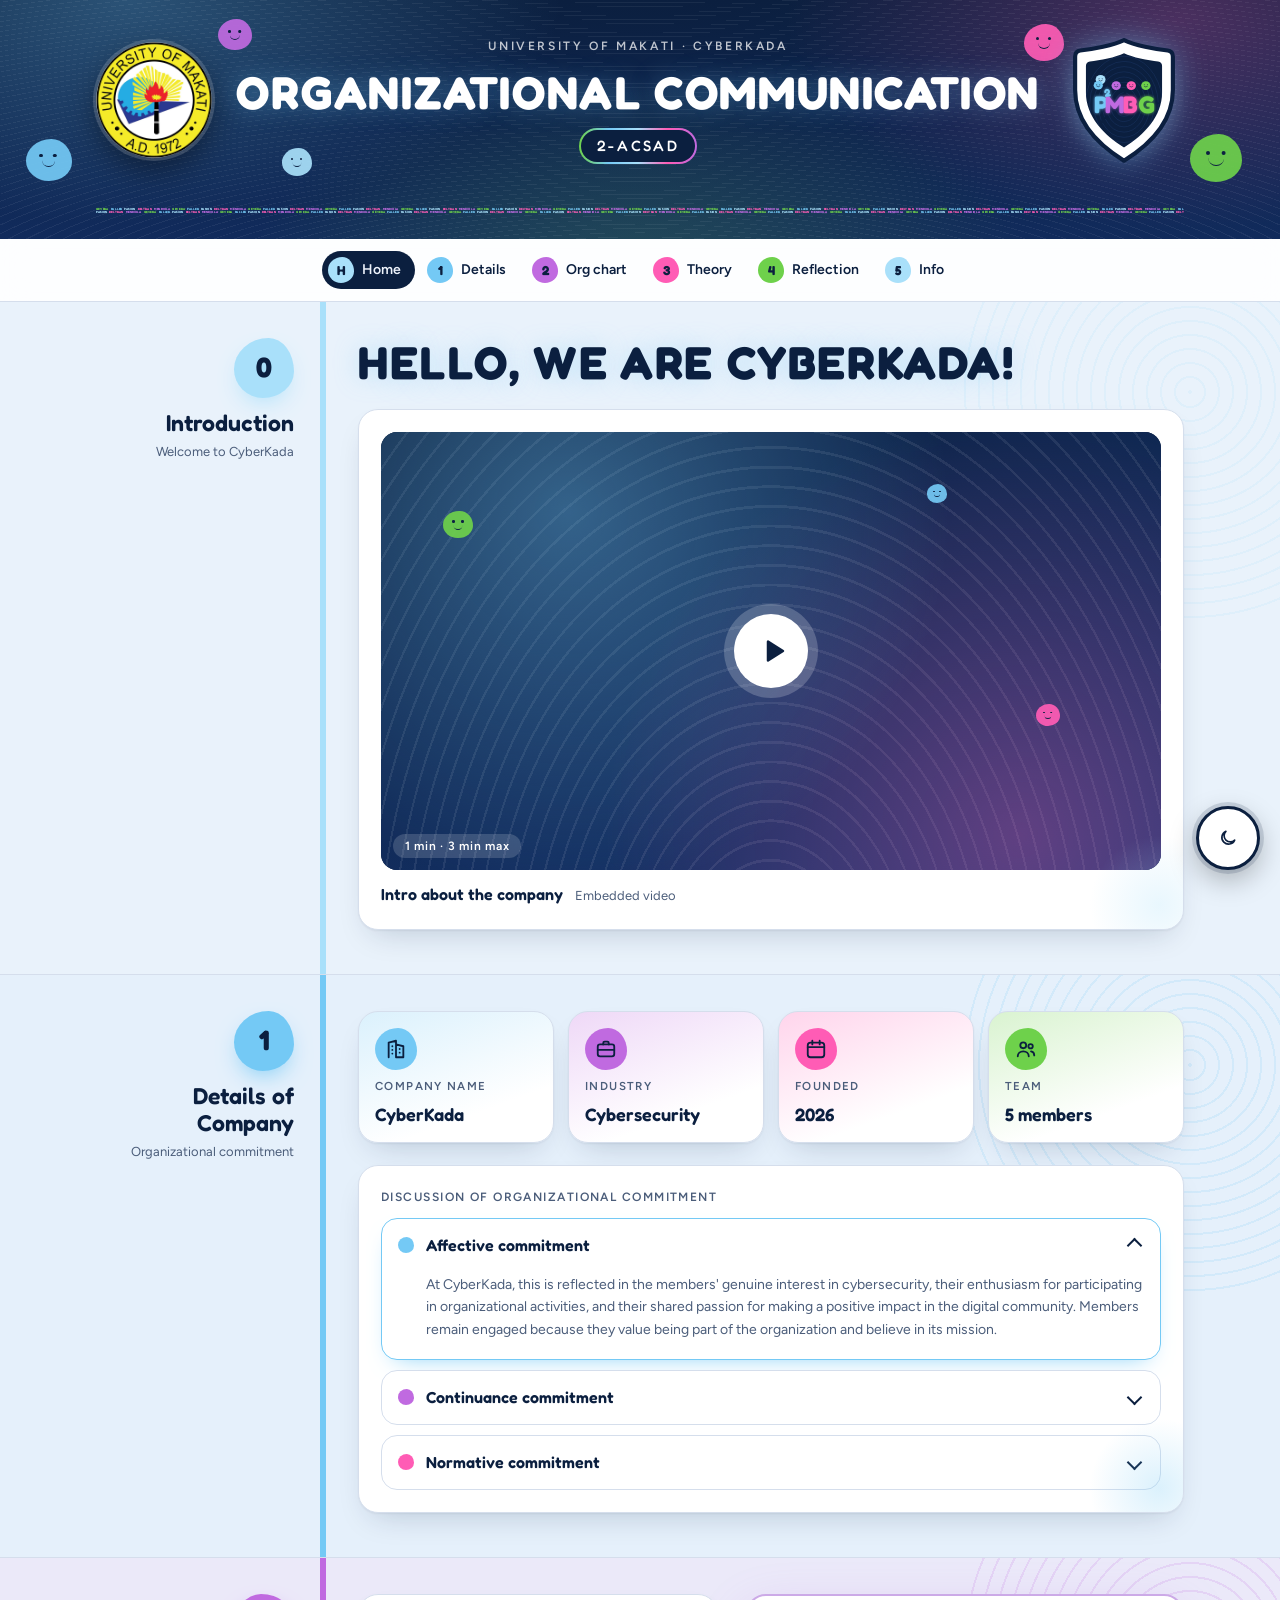
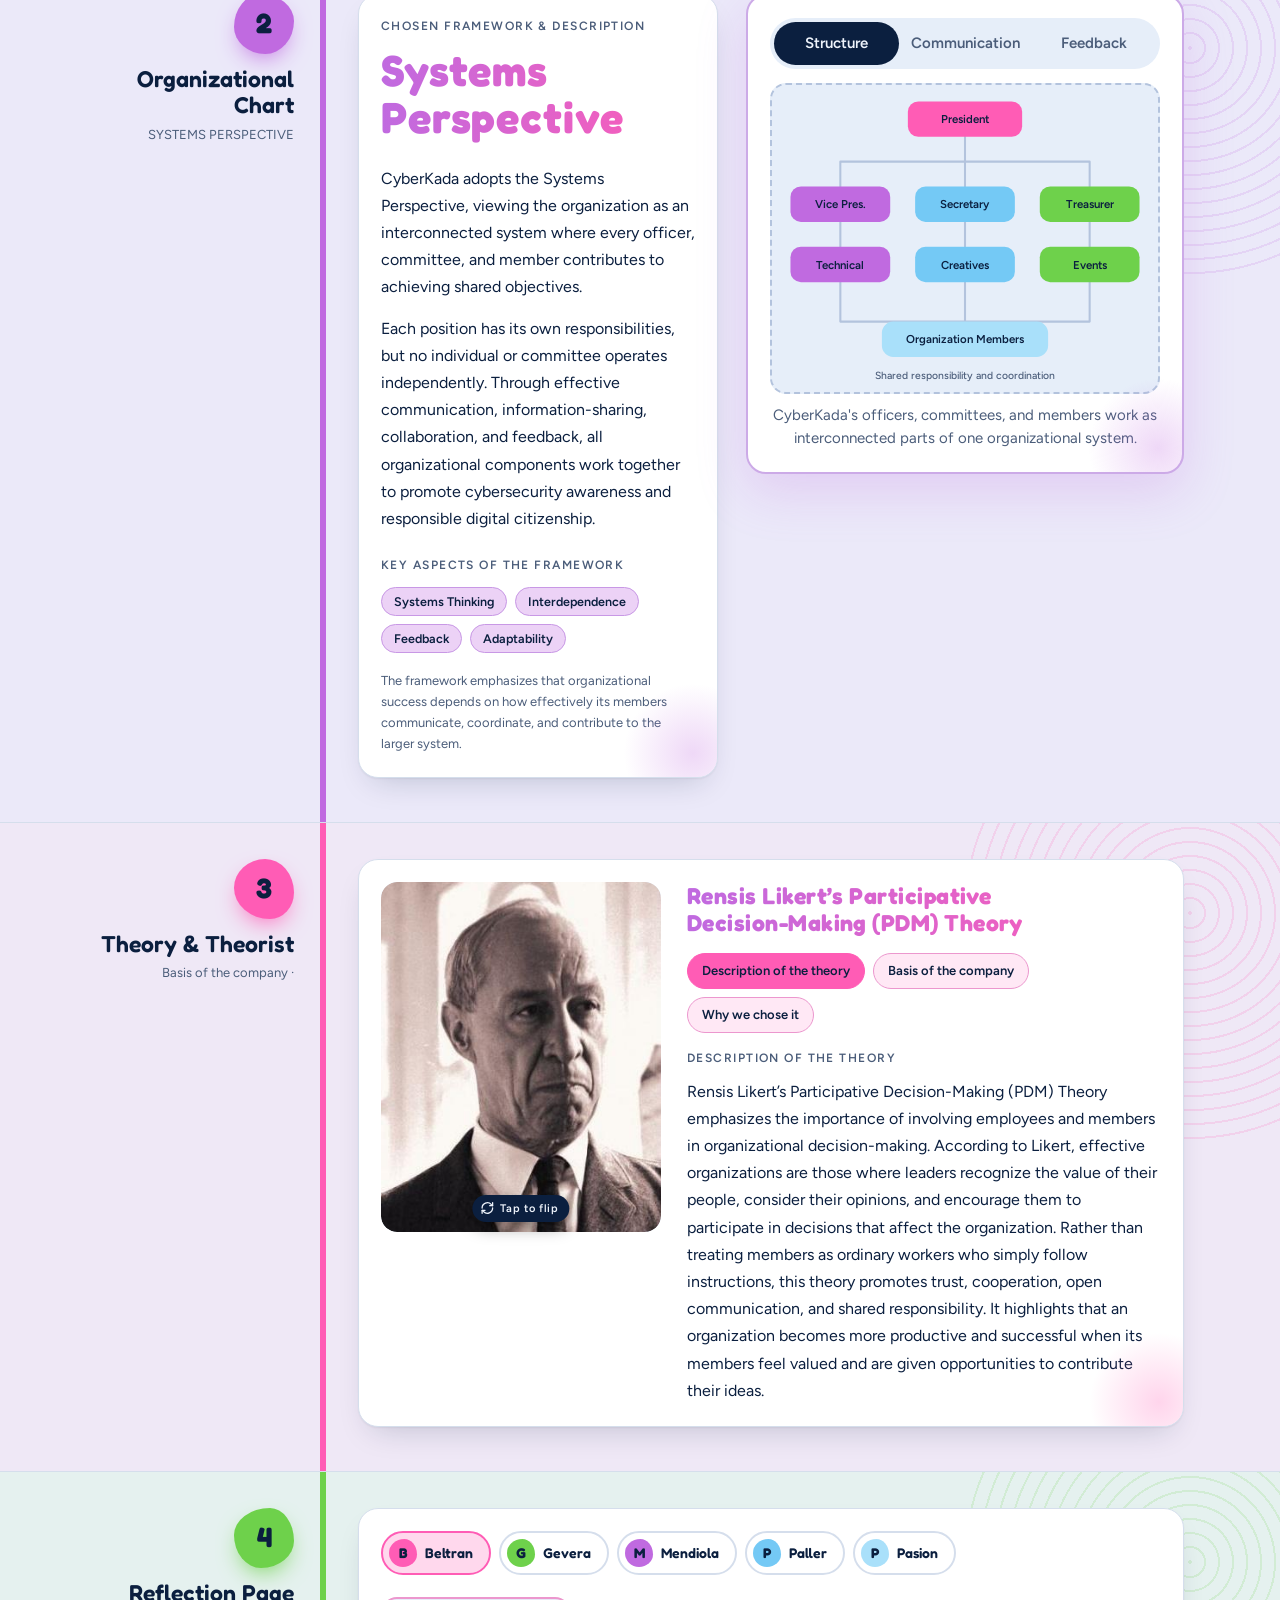
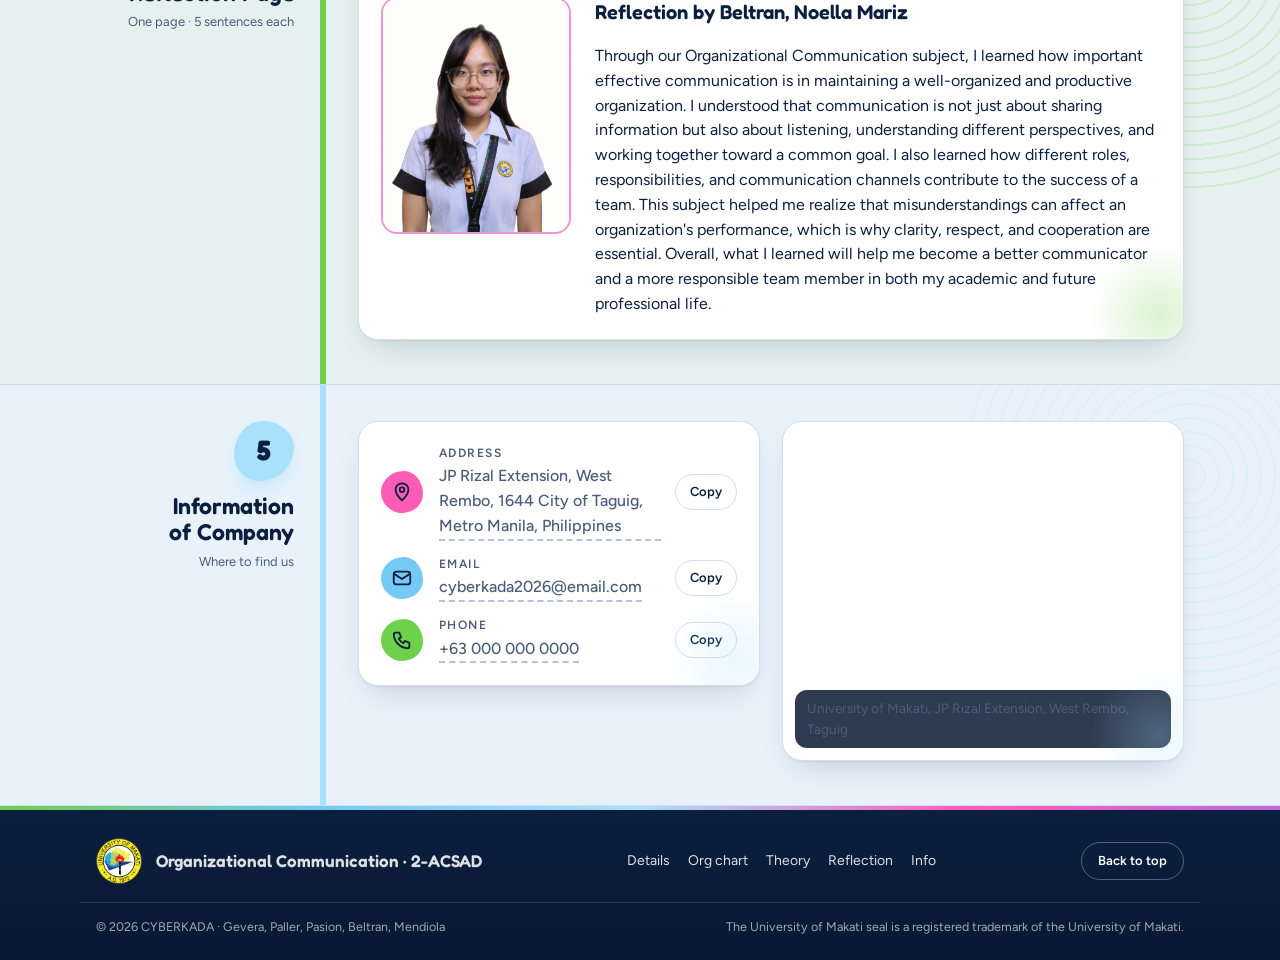
<file: index.html>
<!DOCTYPE html>
<html lang="en">
<head>
<meta charset="UTF-8">
<meta name="viewport" content="width=device-width, initial-scale=1, viewport-fit=cover">
<title>CyberKada</title>
<link rel="preconnect" href="https://fonts.googleapis.com">
<link rel="preconnect" href="https://fonts.gstatic.com" crossorigin>
<link rel="stylesheet" href="https://fonts.googleapis.com/css2?family=Fredoka:wght@500;600;700&family=Figtree:wght@400;500;600&display=swap">
<link rel="stylesheet" href="style.css">
</head>
<body>

<!-- ============ HERO ============ -->
<header class="hero" id="top-of-page">
  <div class="floaters" aria-hidden="true">
    <i class="fl" style="--c: var(--sky); --s: 46px; left: 2%; top: 58%; --du: 7s"></i>
    <i class="fl" style="--c: var(--violet); --s: 34px; left: 17%; top: 8%; --du: 6s; --d: -2s"></i>
    <i class="fl" style="--c: var(--pink); --s: 40px; left: 80%; top: 10%; --du: 8s; --d: -1s"></i>
    <i class="fl" style="--c: var(--lime); --s: 52px; left: 93%; top: 56%; --du: 7.5s; --d: -3s"></i>
    <i class="fl" style="--c: var(--ice); --s: 30px; left: 22%; top: 62%; --du: 6.5s; --d: -4s"></i>
  </div>

  <div class="wrap">
    <div class="bar">
      <a class="seal" href="#top-of-page" aria-label="University of Makati seal">
        <img src="umak-logo.png" alt="University of Makati seal" width="512" height="512">
      </a>

      <div class="title">
        <p class="eyebrow">University of Makati · Cyberkada</p>
        <h1>Organizational Communication</h1>
        <span class="sect">2-ACSAD</span>
      </div>

      <button class="co" id="logo" type="button" aria-label="P squared M B G company logo. Tap to make the blobs bounce.">
        <svg viewBox="0 0 200 240" aria-hidden="true">
          <defs>
            <path id="shp" d="M100 4C80 14 40 22 16 24Q6 25 6 36L6 100C6 160 50 205 100 236C150 205 194 160 194 100L194 36Q194 25 184 24C160 22 120 14 100 4Z"/>
            <clipPath id="inner"><use href="#shp" transform="translate(100 120) scale(.78) translate(-100 -120)"/></clipPath>
            <filter id="glow" x="-25%" y="-35%" width="150%" height="170%"><feGaussianBlur stdDeviation="3.4"/></filter>
            <g id="letters" font-family="Fredoka, 'Baloo 2', 'Arial Rounded MT Bold', system-ui, sans-serif" font-weight="700" font-size="46" text-anchor="middle">
              <text class="f-sky" x="55" y="144">P</text>
              <text class="f-violet" x="82" y="144">M</text>
              <text class="f-pink" x="113" y="144">B</text>
              <text class="f-lime" x="144" y="144">G</text>
              <text class="f-sky" x="70" y="113" font-size="21" transform="rotate(-10 70 113)">2</text>
            </g>
          </defs>

          <use href="#shp" class="f-paper" stroke="#0b1f3f" stroke-width="8" stroke-linejoin="round"/>
          <g clip-path="url(#inner)">
            <rect width="200" height="240" class="f-navy"/>
            <g class="fp">
              <ellipse cx="100" cy="128" rx="10" ry="13"/>
              <ellipse cx="100" cy="128" rx="18" ry="23" stroke-dasharray="60 5 30 6"/>
              <ellipse cx="100" cy="128" rx="26" ry="33" stroke-dasharray="80 4 40 7"/>
              <ellipse cx="100" cy="128" rx="34" ry="43" stroke-dasharray="100 6 50 5"/>
              <ellipse cx="100" cy="128" rx="42" ry="53" stroke-dasharray="120 5 60 8"/>
              <ellipse cx="100" cy="128" rx="50" ry="63" stroke-dasharray="140 7 70 5"/>
              <ellipse cx="100" cy="128" rx="58" ry="73" stroke-dasharray="160 5 80 9"/>
              <ellipse cx="100" cy="128" rx="66" ry="83" stroke-dasharray="180 8 90 6"/>
              <ellipse cx="100" cy="128" rx="74" ry="93" stroke-dasharray="200 6 100 7"/>
            </g>
          </g>

          <!-- five blobs, one per surname initial -->
          <g transform="translate(55 80)"><g class="bl" style="--i:0"><ellipse rx="9.5" ry="9" class="f-ice"/><circle cx="-3" cy="-1.5" r=".9" class="f-navy"/><circle cx="3" cy="-1.5" r=".9" class="f-navy"/><path class="face-line" d="M-3.2 1.6Q0 4.8 3.2 1.6"/></g></g>
          <g transform="translate(50.5 91)"><g class="bl" style="--i:1"><ellipse rx="8.8" ry="8.2" class="f-sky"/><circle cx="-3" cy="-1.8" r=".9" class="f-navy"/><circle cx="3" cy="-1.8" r=".9" class="f-navy"/><path class="face-line" d="M-3.2 1.4Q0 4.6 3.2 1.4"/></g></g>
          <g transform="translate(85 91.5)"><g class="bl" style="--i:2"><ellipse rx="9" ry="8.4" class="f-violet"/><circle cx="-3" cy="-1.8" r=".9" class="f-navy"/><circle cx="3" cy="-1.8" r=".9" class="f-navy"/><path class="face-line" d="M-3.2 1.4Q0 4.6 3.2 1.4"/></g></g>
          <g transform="translate(114 91.5)"><g class="bl" style="--i:3"><ellipse rx="9" ry="8.4" class="f-pink"/><circle cx="-3" cy="-1.8" r=".9" class="f-navy"/><circle cx="3" cy="-1.8" r=".9" class="f-navy"/><path class="face-line" d="M-3.2 1.4Q0 4.6 3.2 1.4"/></g></g>
          <g transform="translate(142 91.5)"><g class="bl" style="--i:4"><ellipse rx="9" ry="8.4" class="f-lime"/><circle cx="-3" cy="-1.8" r=".9" class="f-navy"/><circle cx="3" cy="-1.8" r=".9" class="f-navy"/><path class="face-line" d="M-3.2 1.4Q0 4.6 3.2 1.4"/></g></g>

          <use href="#letters" filter="url(#glow)" opacity=".85"/>
          <use href="#letters"/>
        </svg>
      </button>
    </div>

    

    <!-- Divider: a line from afar, the surnames when zoomed in (filled by script.js) -->
    <div class="names" id="rule" aria-hidden="true"></div>
  </div>
</header>

<!-- ============ STICKY NAV ============ -->
<nav class="nav" aria-label="Sections">
  <div class="wrap">
    <div class="pills">
      <a class="pill" href="#s0" style="--c: var(--ice)"><b>H</b>Home</a>
      <a class="pill" href="#s1" style="--c: var(--sky)"><b>1</b>Details</a>
      <a class="pill" href="#s2" style="--c: var(--violet)"><b>2</b>Org chart</a>
      <a class="pill" href="#s3" style="--c: var(--pink)"><b>3</b>Theory</a>
      <a class="pill" href="#s4" style="--c: var(--lime)"><b>4</b>Reflection</a>
      <a class="pill" href="#s5" style="--c: var(--ice)"><b>5</b>Info</a>
    </div>
    
  </div>
  <div class="progress" aria-hidden="true"></div>
</nav>

<main>


  <section class="band" id="s0" style="--c: var(--ice)" aria-labelledby="h0-intro">
    <div class="wrap sec">
      <div class="rail-col">
        <div class="rail">
          <div class="num">0</div>
          <div>
            <h2 id="h0-intro">Introduction</h2>
            <p class="hint">Welcome to CyberKada</p>
          </div>
        </div>
      </div>
      <div class="body">
        <h1>Hello, we are CyberKada!</h1>

        <!-- EMBEDDED VIDEO (moved here from Section 3) -->
        <div class="card rv" style="--c: var(--ice)">
          <!-- Put the embed link in data-embed, e.g. https://www.youtube.com/embed/VIDEO_ID -->
          <div class="video" id="video" data-embed="">
            <div class="vposter">
              <div class="floaters" aria-hidden="true">
                <i class="fl" style="--c: var(--lime); --s: 30px; left: 8%; top: 18%; --du: 6s"></i>
                <i class="fl" style="--c: var(--pink); --s: 24px; left: 84%; top: 62%; --du: 5s; --d: -2s"></i>
                <i class="fl" style="--c: var(--sky); --s: 20px; left: 70%; top: 12%; --du: 7s; --d: -1s"></i>
              </div>
            </div>
            <button class="play" id="play" type="button" aria-label="Play the intro video">
              <svg viewBox="0 0 24 24" fill="currentColor" aria-hidden="true"><path d="M7 4.5v15a1 1 0 0 0 1.5.86l12-7.5a1 1 0 0 0 0-1.72l-12-7.5A1 1 0 0 0 7 4.5z"/></svg>
            </button>
            <span class="vbadge">1 min · 3 min max</span>
          </div>
          <div class="vcap">
            <strong>Intro about the company</strong>
            <span>Embedded video</span>
          </div>
        </div>
      </div>
    </div>
  </section>

  <!-- ============ 1 · DETAILS OF COMPANY ============ -->
  <section class="band" id="s1" style="--c: var(--sky)" aria-labelledby="h1-details">
    <div class="wrap sec">
      <div class="rail-col">
        <div class="rail">
          <div class="num">1</div>
          <div>
            <h2 id="h1-details">Details of Company</h2>
            <p class="hint">Organizational commitment</p>
          </div>
        </div>
      </div>
      <div class="body">
        <div class="tiles rv">
          <article class="tile" style="--c: var(--sky)">
            <span class="ico"><svg viewBox="0 0 24 24" fill="none" stroke="currentColor" stroke-width="2" stroke-linecap="round" stroke-linejoin="round" aria-hidden="true"><path d="M4 21V5l8-2v18M12 21h8V9l-8-2M8 9h.01M8 13h.01M8 17h.01M16 12h.01M16 16h.01"/></svg></span>
            <span class="k">Company name</span>
            <strong class="v">CyberKada</strong>
          </article>
          <article class="tile" style="--c: var(--violet)">
            <span class="ico"><svg viewBox="0 0 24 24" fill="none" stroke="currentColor" stroke-width="2" stroke-linecap="round" stroke-linejoin="round" aria-hidden="true"><rect x="3" y="7" width="18" height="13" rx="2.5"/><path d="M9 7V5.5A1.5 1.5 0 0 1 10.5 4h3A1.5 1.5 0 0 1 15 5.5V7M3 13h18"/></svg></span>
            <span class="k">Industry</span>
            <strong class="v">Cybersecurity</strong>
          </article>
          <article class="tile" style="--c: var(--pink)">
            <span class="ico"><svg viewBox="0 0 24 24" fill="none" stroke="currentColor" stroke-width="2" stroke-linecap="round" stroke-linejoin="round" aria-hidden="true"><rect x="3" y="5" width="18" height="16" rx="3"/><path d="M8 3v4M16 3v4M3 10h18"/></svg></span>
            <span class="k">Founded</span>
            <strong class="v">2026</strong>
          </article>
          <article class="tile" style="--c: var(--lime)">
            <span class="ico"><svg viewBox="0 0 24 24" fill="none" stroke="currentColor" stroke-width="2" stroke-linecap="round" stroke-linejoin="round" aria-hidden="true"><circle cx="9" cy="8" r="3.2"/><path d="M3 20c0-3.5 2.7-5.5 6-5.5s6 2 6 5.5"/><circle cx="17" cy="9" r="2.4"/><path d="M17.5 14.6c2.3.3 3.5 2 3.5 4.4"/></svg></span>
            <span class="k">Team</span>
            <strong class="v"><span data-count="5">5</span> members</strong>
          </article>
        </div>

        <div class="card rv" style="--c: var(--sky)">
          <p class="kicker">Discussion of organizational commitment</p>
         <div class="acc">
          <details open name="commitment" style="--c: var(--sky)">
            <summary><span>Affective commitment</span></summary>
            <div class="acc-body">
              <p>
                At CyberKada, this is reflected in the members' genuine interest in cybersecurity,
                their enthusiasm for participating in organizational activities, and their shared
                passion for making a positive impact in the digital community. Members remain engaged
                because they value being part of the organization and believe in its mission.
              </p>
            </div>
          </details>

          <details name="commitment" style="--c: var(--violet)">
            <summary><span>Continuance commitment</span></summary>
            <div class="acc-body">
              <p>
                Within CyberKada, members recognize the value of the experiences, knowledge,
                opportunities, relationships, and skills they gain through their involvement.
                The responsibilities they undertake and the progress they contribute to encourage
                them to remain committed and continue supporting the organization's initiatives.
              </p>
            </div>
          </details>

          <details name="commitment" style="--c: var(--pink)">
            <summary><span>Normative commitment</span></summary>
            <div class="acc-body">
              <p>
                At CyberKada, this is demonstrated through members' dedication to fulfilling
                their assigned roles, supporting fellow members, and contributing to organizational
                objectives. Members recognize their responsibilities and remain committed to upholding
                the organization's values, maintaining teamwork, and fulfilling the trust placed in them.
              </p>
            </div>
          </details>
        </div>
        </div>
      </div>
    </div>
  </section>


<!-- ============ 2 · ORGANIZATIONAL CHART ============ -->
<section class="band" id="s2" style="--c: var(--violet)" aria-labelledby="h2-chart">
  <div class="wrap sec">
    <div class="rail-col">
      <div class="rail">
        <div class="num">2</div>
        <div>
          <h2 id="h2-chart">Organizational Chart</h2>
          <p class="hint">SYSTEMS PERSPECTIVE</p>
        </div>
      </div>
    </div>

    <div class="body">
      <div class="split">

                <!-- FRAMEWORK DESCRIPTION (left) -->
        <div class="card fw rv" style="--c: var(--violet)">
          <p class="kicker">Chosen framework &amp; description</p>

          <h3 class="fw-word">Systems Perspective</h3>

          <p>
            CyberKada adopts the Systems Perspective, viewing the
            organization as an interconnected system where every
            officer, committee, and member contributes to achieving
            shared objectives.
          </p>

          <p>
            Each position has its own responsibilities, but no
            individual or committee operates independently.
            Through effective communication, information-sharing,
            collaboration, and feedback, all organizational
            components work together to promote cybersecurity
            awareness and responsible digital citizenship.
          </p>

          <p class="kicker">Key aspects of the framework</p>

          <div class="chips">
            <span class="tag">Systems Thinking</span>
            <span class="tag">Interdependence</span>
            <span class="tag">Feedback</span>
            <span class="tag">Adaptability</span>
          </div>

          <p class="note">
            The framework emphasizes that organizational success
            depends on how effectively its members communicate,
            coordinate, and contribute to the larger system.
          </p>
        </div>

        <!-- ORGANIZATIONAL CHART PREVIEW (main highlight, right) -->
        <div class="card chart-card rv" style="--c: var(--violet)">


          <div class="seg" role="group" aria-label="Preview organizational systems">
            <button type="button" data-variant="tree" aria-pressed="true">Structure</button>
            <button type="button" data-variant="flat" aria-pressed="false">Communication</button>
            <button type="button" data-variant="matrix" aria-pressed="false">Feedback</button>
          </div>

          <button class="zoom" type="button" data-zoom aria-label="Enlarge the chart preview">

                        <svg class="orgsvg" id="orgsvg" data-active="tree"
              viewBox="0 0 360 284"
              role="img"
              aria-label="CyberKada interconnected organizational system">

              <!-- 1. STRUCTURE -->
              <g data-v="tree">
                <path class="ln"
                  d="M180 44 V68
                     M60 68 H300
                     M60 68 V92 M180 68 V92 M300 68 V92
                     M60 126 V150 M180 126 V150 M300 126 V150
                     M60 184 V222 M180 184 V222 M300 184 V222
                     M60 222 H300"/>

                <g class="nd n-pink">
                  <title>President</title>
                  <rect x="125" y="10" width="110" height="34" rx="10"/>
                  <text x="180" y="31">President</text>
                </g>

                <g class="nd n-violet">
                  <rect x="12" y="92" width="96" height="34" rx="10"/>
                  <text x="60" y="113">Vice Pres.</text>
                </g>
                <g class="nd n-sky">
                  <rect x="132" y="92" width="96" height="34" rx="10"/>
                  <text x="180" y="113">Secretary</text>
                </g>
                <g class="nd n-lime">
                  <rect x="252" y="92" width="96" height="34" rx="10"/>
                  <text x="300" y="113">Treasurer</text>
                </g>

                <g class="nd n-violet">
                  <rect x="12" y="150" width="96" height="34" rx="10"/>
                  <text x="60" y="171">Technical</text>
                </g>
                <g class="nd n-sky">
                  <rect x="132" y="150" width="96" height="34" rx="10"/>
                  <text x="180" y="171">Creatives</text>
                </g>
                <g class="nd n-lime">
                  <rect x="252" y="150" width="96" height="34" rx="10"/>
                  <text x="300" y="171">Events</text>
                </g>

                <g class="nd n-ice">
                  <rect x="100" y="222" width="160" height="34" rx="11"/>
                  <text x="180" y="243">Organization Members</text>
                </g>

                <text x="180" y="277" class="svg-note">
                  Shared responsibility and coordination
                </text>
              </g>

              <!-- 2. COMMUNICATION -->
              <g data-v="flat">
                <defs>
                  <marker id="commArrow" markerWidth="6" markerHeight="6"
                    refX="5" refY="3" orient="auto">
                    <path d="M0 0 L6 3 L0 6" fill="none"
                      stroke="currentColor" stroke-width="1"/>
                  </marker>
                </defs>

                <g class="nd n-pink">
                  <rect x="120" y="10" width="120" height="34" rx="10"/>
                  <text x="180" y="31">Leadership</text>
                </g>

                <path class="ln" marker-end="url(#commArrow)"
                  d="M180 44 V74
                     M60 74 H300
                     M60 74 V108
                     M180 74 V108
                     M300 74 V108"/>

                <g class="nd n-violet">
                  <rect x="12" y="108" width="96" height="34" rx="10"/>
                  <text x="60" y="129">Technical</text>
                </g>
                <g class="nd n-sky">
                  <rect x="132" y="108" width="96" height="34" rx="10"/>
                  <text x="180" y="129">Creatives</text>
                </g>
                <g class="nd n-lime">
                  <rect x="252" y="108" width="96" height="34" rx="10"/>
                  <text x="300" y="129">Events</text>
                </g>

                <path class="ln" marker-end="url(#commArrow)"
                  d="M108 125 H132
                     M228 125 H252"/>

                <path class="ln" marker-end="url(#commArrow)"
                  d="M60 142 V186
                     M180 142 V186
                     M300 142 V186
                     M60 186 H300
                     M180 186 V212"/>

                <g class="nd n-ice">
                  <rect x="110" y="212" width="140" height="34" rx="11"/>
                  <text x="180" y="233">Members</text>
                </g>

                <text x="180" y="270" class="svg-note">
                  Information sharing and coordination
                </text>
              </g>

              <!-- 3. FEEDBACK -->
              <g data-v="matrix">
                <g class="nd n-pink">
                  <rect x="120" y="10" width="120" height="34" rx="10"/>
                  <text x="180" y="31">CyberKada</text>
                </g>

                <path class="ln" d="M180 44 V70"/>

                <g class="nd n-sky">
                  <rect x="95" y="70" width="170" height="34" rx="10"/>
                  <text x="180" y="91">Activities &amp; Projects</text>
                </g>

                <path class="ln" d="M180 104 V130"/>

                <g class="nd n-lime">
                  <rect x="95" y="130" width="170" height="34" rx="10"/>
                  <text x="180" y="151">Evaluation</text>
                </g>

                <path class="ln" d="M180 164 V190"/>

                <g class="nd n-violet">
                  <rect x="95" y="190" width="170" height="34" rx="10"/>
                  <text x="180" y="211">Feedback &amp; Suggestions</text>
                </g>

                <!-- feedback loop back to CyberKada -->
                <path class="ln" d="M95 207 H34 V27 H120"/>
                <path class="ln" d="M109 20 L120 27 L109 34"/>

                <text x="180" y="256" class="svg-note">
                  Continuous improvement and adaptation
                </text>
              </g>

            </svg>
          </button>

          <p class="note" id="org-description">
            CyberKada's officers, committees, and members work as
            interconnected parts of one organizational system.
          </p>
        </div>

      </div>
    </div>
  </div>
</section>


  <!-- ============ 3 · THEORY & THEORIST ============ -->
  <section class="band" id="s3" style="--c: var(--pink)" aria-labelledby="h3-theory">
    <div class="wrap sec">
      <div class="rail-col">
        <div class="rail">
          <div class="num">3</div>
          <div>
            <h2 id="h3-theory">Theory &amp; Theorist</h2>
            <p class="hint">Basis of the company · </p>
          </div>
        </div>
      </div>
      <div class="body">
        <div class="theory-grid">
          <div class="card rv" style="--c: var(--pink)">
            <div class="tcard">

              <!-- Flip photo: front = theorist, back = second image -->
              <div class="flip" id="flip" role="button" tabindex="0" aria-pressed="false"
                   aria-label="Theorist photo. Press to flip and see the other image.">
                <div class="flip-in">
                  <div class="face front">
                    <img src="img/renesis.jpg" alt="Photo of Rensis Likert">
                  </div>
                  <div class="face back photo">
                    <img src="img/pdm diagram.jpg" alt="PDM Theory">
                  </div>
                  

                </div>
<button class="flip-zoom" id="flipZoom" type="button" aria-label="Enlarge the PDM diagram" tabindex="-1" style="position:absolute;right:10px;bottom:10px;z-index:4;margin:0;padding:3px 10px;border:0;border-radius:999px;background:var(--ink);color:var(--bg);font:600 11px var(--font-body);letter-spacing:.06em;line-height:1.5;opacity:0;pointer-events:none;transition:opacity .2s">Enlarge</button>                
                <span class="flip-hint" id="flipHint" aria-hidden="true">
                  <svg viewBox="0 0 24 24" fill="none" stroke="currentColor" stroke-width="2.2" stroke-linecap="round" stroke-linejoin="round"><path d="M3 12a9 9 0 0 1 15.5-6.2L21 8"/><path d="M21 3v5h-5"/><path d="M21 12a9 9 0 0 1-15.5 6.2L3 16"/><path d="M3 21v-5h5"/></svg>
                  <span id="flipHintText">Tap to flip</span>
                </span>
              </div>

              <div>

                <!-- Paragraph switcher -->

                <h5 class="fw-word-sm">Rensis Likert’s Participative Decision-Making (PDM) Theory</h5>

                <p class="kicker"></p>


                <div class="ttabs" role="tablist" aria-label="Theory sections">
                  <button class="ttab" role="tab" id="tt-1" aria-controls="tp-1" aria-selected="true" type="button">Description of the theory</button>
                  <button class="ttab" role="tab" id="tt-2" aria-controls="tp-2" aria-selected="false" tabindex="-1" type="button">Basis of the company</button>
                  <button class="ttab" role="tab" id="tt-3" aria-controls="tp-3" aria-selected="false" tabindex="-1" type="button">Why we chose it</button>
                </div>

                <div class="tpanel" id="tp-1" role="tabpanel" aria-labelledby="tt-1">
                  <p class="kicker">Description of the theory</p>
                  <p>Rensis Likert’s Participative Decision-Making (PDM) Theory emphasizes the importance of involving employees and members in organizational decision-making. According to Likert, effective organizations are those where leaders recognize the value of their people, consider their opinions, and encourage them to participate in decisions that affect the organization. Rather than treating members as ordinary workers who simply follow instructions, this theory promotes trust, cooperation, open communication, and shared responsibility. It highlights that an organization becomes more productive and successful when its members feel valued and are given opportunities to contribute their ideas.</p>
                </div>

                <div class="tpanel" id="tp-2" role="tabpanel" aria-labelledby="tt-2" hidden>
                  <p class="kicker">Basis of the company</p>
                  <p>This theory relates to CyberKada because our organization promotes cybersecurity awareness, digital literacy, and responsible technology use through teamwork and collective efforts. Although each of our five members has a specific role and responsibility, every member contributes ideas, suggestions, and efforts toward achieving our common goals. For instance, when planning cybersecurity awareness campaigns, creating educational materials, or organizing activities, members can share their perspectives and participate in making decisions. Our organizational structure provides leadership and clear responsibilities while still allowing collaboration and communication among members. This reflects Likert’s idea that an organization’s success depends not only on its leaders but also on the active participation of its people.</p>
                </div>

                <div class="tpanel" id="tp-3" role="tabpanel" aria-labelledby="tt-3" hidden>
                  <p class="kicker">Why we chose it</p>
                  <p>We chose Rensis Likert’s Participative Decision-Making Theory because we believe that CyberKada cannot achieve its objectives through individual efforts alone. Since our organization focuses on educating and empowering people about cybersecurity, we also need to practice the values we promote within our own team. By listening to one another, respecting different opinions, and making decisions collaboratively, we can develop better ideas and accomplish our responsibilities more effectively. This theory represents the kind of organization we want CyberKada to be: one where leadership is supported by teamwork, every member has a voice, and everyone works together toward a common purpose.</p>
                </div>
              </div>

            </div>
          </div>
        </div>
      </div>
    </div>
  </section>

    <!-- ============ 4 · REFLECTION PAGE ============ -->
  <section class="band" id="s4" style="--c: var(--lime)" aria-labelledby="h4-reflection">
    <div class="wrap sec">
      <div class="rail-col">
        <div class="rail">
          <div class="num">4</div>
          <div>
            <h2 id="h4-reflection">Reflection Page</h2>
            <p class="hint">One page · 5 sentences each</p>
          </div>
        </div>
      </div>
      <div class="body">
        <div class="card rv" style="--c: var(--lime)">

          <div class="tabs" role="tablist" aria-label="Group members">
            <button class="tab" role="tab" type="button" id="tab-beltran" aria-controls="panel-beltran" aria-selected="true" style="--c: var(--pink)"><i class="mini">B</i>Beltran</button>
            <button class="tab" role="tab" type="button" id="tab-gevera" aria-controls="panel-gevera" aria-selected="false" tabindex="-1" style="--c: var(--lime)"><i class="mini">G</i>Gevera</button>
            <button class="tab" role="tab" type="button" id="tab-mendiola" aria-controls="panel-mendiola" aria-selected="false" tabindex="-1" style="--c: var(--violet)"><i class="mini">M</i>Mendiola</button>
            <button class="tab" role="tab" type="button" id="tab-paller" aria-controls="panel-paller" aria-selected="false" tabindex="-1" style="--c: var(--sky)"><i class="mini">P</i>Paller</button>
            <button class="tab" role="tab" type="button" id="tab-pasion" aria-controls="panel-pasion" aria-selected="false" tabindex="-1" style="--c: var(--ice)"><i class="mini">P</i>Pasion</button>
          </div>

          <!-- ===== BELTRAN ===== -->
          <div class="panel" role="tabpanel" id="panel-beltran" aria-labelledby="tab-beltran" style="--c: var(--pink)">
            <div class="refl">
              <figure class="rphoto">
                <svg viewBox="0 0 24 24" fill="none" stroke="currentColor" stroke-width="1.6" stroke-linecap="round" stroke-linejoin="round" aria-hidden="true"><circle cx="12" cy="8" r="3.5"/><path d="M5 20c0-4 3-6 7-6s7 2 7 6"/></svg>
                <img src="img/Beltran.png" alt="Photo of Noella Mariz Beltran">
              </figure>
              <div class="rtext">
                <div class="pan-head"><h3>Reflection by Beltran, Noella Mariz</h3></div>
                <p>
                  Through our Organizational Communication subject, I learned how important effective
                  communication is in maintaining a well-organized and productive organization.
                  I understood that communication is not just about sharing information but also
                  about listening, understanding different perspectives, and working together toward
                  a common goal. I also learned how different roles, responsibilities, and communication
                  channels contribute to the success of a team. This subject helped me realize that
                  misunderstandings can affect an organization's performance, which is why clarity, respect,
                  and cooperation are essential. Overall, what I learned will help me become a better communicator
                  and a more responsible team member in both my academic and future professional life.
                </p>
              </div>
            </div>
          </div>

          <!-- ===== GEVERA ===== -->
          <div class="panel" role="tabpanel" id="panel-gevera" aria-labelledby="tab-gevera" style="--c: var(--lime)" hidden>
            <div class="refl">
              <figure class="rphoto">
                
                
                <img src="img/Dan.jpg" alt="Daniel Gevera">
              </figure>
              <div class="rtext">
                <div class="pan-head"><h3>Reflection by Gevera, Daniel</h3></div>
                <p>
                  <!-- paste Gevera's reflection paragraph here -->
                  Organizational Communication taught me that an organization can only function well when its members communicate clearly, honestly, and consistently. Working on CyberKada helped me see how each role, from leadership to the creative and technical teams, depends on shared information and coordination to reach common goals. I learned that good communication also means listening to feedback and being open to different ideas, since these help a team improve and adapt. This subject showed me that commitment grows when members feel valued, understand their responsibilities, and trust one another. Overall, what I learned will help me become a more cooperative and effective communicator in both my academic life and my future career.
                </p>
              </div>
            </div>
          </div>

          <!-- ===== MENDIOLA ===== -->
          <div class="panel" role="tabpanel" id="panel-mendiola" aria-labelledby="tab-mendiola" style="--c: var(--violet)" hidden>
            <div class="refl">
              <figure class="rphoto">
                <img src="img/CJ.png" alt="Carl Justin Mendiola">
              </figure>
              <div class="rtext">
                <div class="pan-head"><h3>Reflection by Mendiola, Carl Justin</h3></div>
                <p>
                   Through our Organizational Communication subject, I learned that good communication is important in making a team work better. While working on our CyberKada project, I realized that I cannot just focus on my own responsibilities because I also need to consider my groupmates and how our work connects with one another. I learned that sharing ideas, listening to different opinions, and helping each other make decisions can make it easier for us to reach our goals. It also made me realize that I still have room to improve when it comes to expressing my thoughts and communicating with others. Overall, this subject taught me to be more open, responsible, and cooperative, which I know will help me in future school projects and in my career.
                  </p>
                </p>
              </div>
            </div>
          </div>

          <!-- ===== PALLER ===== -->
          <div class="panel" role="tabpanel" id="panel-paller" aria-labelledby="tab-paller" style="--c: var(--sky)" hidden>
            <div class="refl">
              <figure class="rphoto">
                <svg viewBox="0 0 24 24" fill="none" stroke="currentColor" stroke-width="1.6" stroke-linecap="round" stroke-linejoin="round" aria-hidden="true"><circle cx="12" cy="8" r="3.5"/><path d="M5 20c0-4 3-6 7-6s7 2 7 6"/></svg>
                 <img src="img/Paller.jpg" alt="Photo of Zither Alphonsus Paller">
              </figure>
              <div class="rtext">
                <div class="pan-head"><h3>Reflection by Paller, Zither Alphonsus</h3></div>
                <p>
                  <!-- paste Paller's reflection paragraph here -->
                  Through Organizational Communication, I learned that communication is the thread that holds an organization together, and that it involves listening and giving feedback as much as sharing information. Building CyberKada with my groupmates showed me how the Systems Perspective works in practice, because every officer, committee, and member depends on the others to get things done. I also came to understand that commitment comes in different forms, whether it is genuine interest in the cause, the value of what we gain from staying, or the responsibility we feel toward our teammates. Working on this project taught me that unclear messages and unshared updates can slow down a team, while respect and open discussion help it move forward. Overall, this subject has prepared me to be a clearer communicator and a more dependable team member, both in my studies and in my future career in the field of technology.
                </p>
              </div>
            </div>
          </div>

          <!-- ===== PASION ===== -->
          <div class="panel" role="tabpanel" id="panel-pasion" aria-labelledby="tab-pasion" style="--c: var(--ice)" hidden>
            <div class="refl">
              <figure class="rphoto">
                <img src="img/Hans.jpg" alt="Hans Pasion">
              </figure>
              <div class="rtext">
                <div class="pan-head"><h3>Reflection by Pasion, Hans Philip</h3></div>
                <p>
                  <!-- paste Pasion's reflection paragraph here -->
                  Through Organizational Communication, I realized how important communication is in building a successful and organized team. Being part of CyberKada with my groupmates helped me understand that teamwork is not only about completing tasks but also about supporting one another and taking responsibility. I learned that every member has a role to fulfill, and cooperation makes it easier to achieve our common goals. I also realized that listening to others, respecting different opinions, and giving clear updates can prevent misunderstandings and improve our teamwork. This experience taught me that commitment, trust, and open communication are important in maintaining a strong organization. Overall, this subject helped me improve how I communicate and work with others, which I can apply not only in my studies but also in my future career.
                </p>
              </div>
            </div>
          </div>

        </div>
      </div>
    </div>
  </section>

  <!-- ============ 5 · INFORMATION OF COMPANY ============ -->
  <section class="band" id="s5" style="--c: var(--ice)" aria-labelledby="h5-info">
    <div class="wrap sec">
      <div class="rail-col">
        <div class="rail">
          <div class="num">5</div>
          <div>
            <h2 id="h5-info">Information of Company</h2>
            <p class="hint">Where to find us</p>
          </div>
        </div>
      </div>
      <div class="body">
        <div class="split">
          <div class="card rv" style="--c: var(--ice)">
            <ul class="clist">
              <li>
                <span class="ico" style="--c: var(--pink)"><svg viewBox="0 0 24 24" fill="none" stroke="currentColor" stroke-width="2" stroke-linecap="round" stroke-linejoin="round" aria-hidden="true"><path d="M12 21s-7-6.2-7-11.5a7 7 0 0 1 14 0C19 14.8 12 21 12 21z"/><circle cx="12" cy="9.5" r="2.5"/></svg></span>
                <div><p class="kicker">Address</p><p class="val ph-text" id="addr">JP Rizal Extension, West Rembo, 1644 City of Taguig, Metro Manila, Philippines</p></div>
                <button class="copy" type="button" data-copy="#addr">Copy</button>
              </li>
              <li>
                <span class="ico" style="--c: var(--sky)"><svg viewBox="0 0 24 24" fill="none" stroke="currentColor" stroke-width="2" stroke-linecap="round" stroke-linejoin="round" aria-hidden="true"><rect x="3" y="5" width="18" height="14" rx="3"/><path d="M3.5 7.5 12 13l8.5-5.5"/></svg></span>
                <div><p class="kicker">Email</p><p class="val ph-text" id="mail">cyberkada2026@email.com</p></div>
                <button class="copy" type="button" data-copy="#mail">Copy</button>
              </li>
              <li>
                <span class="ico" style="--c: var(--lime)"><svg viewBox="0 0 24 24" fill="none" stroke="currentColor" stroke-width="2" stroke-linecap="round" stroke-linejoin="round" aria-hidden="true"><path d="M5 4h4l2 5-2.5 1.5a11 11 0 0 0 5 5L15 13l5 2v4a2 2 0 0 1-2 2A16 16 0 0 1 3 6a2 2 0 0 1 2-2z"/></svg></span>
                <div><p class="kicker">Phone</p><p class="val ph-text" id="tel">+63 000 000 0000</p></div>
                <button class="copy" type="button" data-copy="#tel">Copy</button>
              </li>
            </ul>
          </div>

          <div class="card rv map-card" style="--c: var(--ice); position:relative; padding:0; overflow:hidden; min-height:340px;">
  <iframe
    title="Map of University of Makati"
    src="https://www.google.com/maps?q=University+of+Makati,+JP+Rizal+Extension,+West+Rembo,+Taguig&output=embed"
    loading="lazy"
    referrerpolicy="no-referrer-when-downgrade"
    allowfullscreen
    style="position:absolute; inset:0; width:100%; height:100%; border:0;">
  </iframe>

  <p class="note" style="position:absolute; left:12px; right:12px; bottom:12px; margin:0; padding:8px 12px; border-radius:12px; font-size:.85rem; background:rgba(10,25,50,.85); pointer-events:none;">
    University of Makati, JP Rizal Extension, West Rembo, Taguig
  </p>
</div>
        </div>
      </div>
    </div>
  </section>

</main>

<!-- ============ FOOTER ============ -->
<footer class="foot">
  <div class="sline" aria-hidden="true"></div>
  <div class="wrap foot-in">
    <div class="foot-brand">
      <img src="umak-logo.png" alt="" width="46" height="46">
      <span>Organizational Communication · 2-ACSAD</span>
    </div>
    <nav aria-label="Footer">
      <a href="#s1">Details</a>
      <a href="#s2">Org chart</a>
      <a href="#s3">Theory</a>
      <a href="#s4">Reflection</a>
      <a href="#s5">Info</a>
    </nav>
    <button class="totop" id="top" type="button">Back to top</button>
  </div>
  <div class="wrap fine">
    <span>© 2026 CYBERKADA · Gevera, Paller, Pasion, Beltran, Mendiola</span>
    <span>The University of Makati seal is a registered trademark of the University of Makati.</span>
  </div>
</footer>

<button class="theme" id="theme" type="button" aria-pressed="false" aria-label="Switch to dark mode">
      <svg class="moon" viewBox="0 0 24 24" fill="none" stroke="currentColor" stroke-width="2" stroke-linecap="round" stroke-linejoin="round" aria-hidden="true"><path d="M20 14.5A8 8 0 1 1 9.5 4a6.5 6.5 0 0 0 10.5 10.5z"/></svg>
      <svg class="sun" viewBox="0 0 24 24" fill="none" stroke="currentColor" stroke-width="2" stroke-linecap="round" stroke-linejoin="round" aria-hidden="true"><circle cx="12" cy="12" r="4"/><path d="M12 2v2M12 20v2M4.9 4.9l1.4 1.4M17.7 17.7l1.4 1.4M2 12h2M20 12h2M4.9 19.1l1.4-1.4M17.7 6.3l1.4-1.4"/></svg>
    </button>

<div class="toast" id="toast" role="status" aria-live="polite"></div>

<dialog class="lb" id="lb" aria-label="Enlarged view">
  <div class="lb-body" id="lb-body"></div>
  <button class="lb-x" id="lb-x" type="button" aria-label="Close enlarged view">×</button>
</dialog>

<script src="script.js"></script>
</body>
</html>
</file>
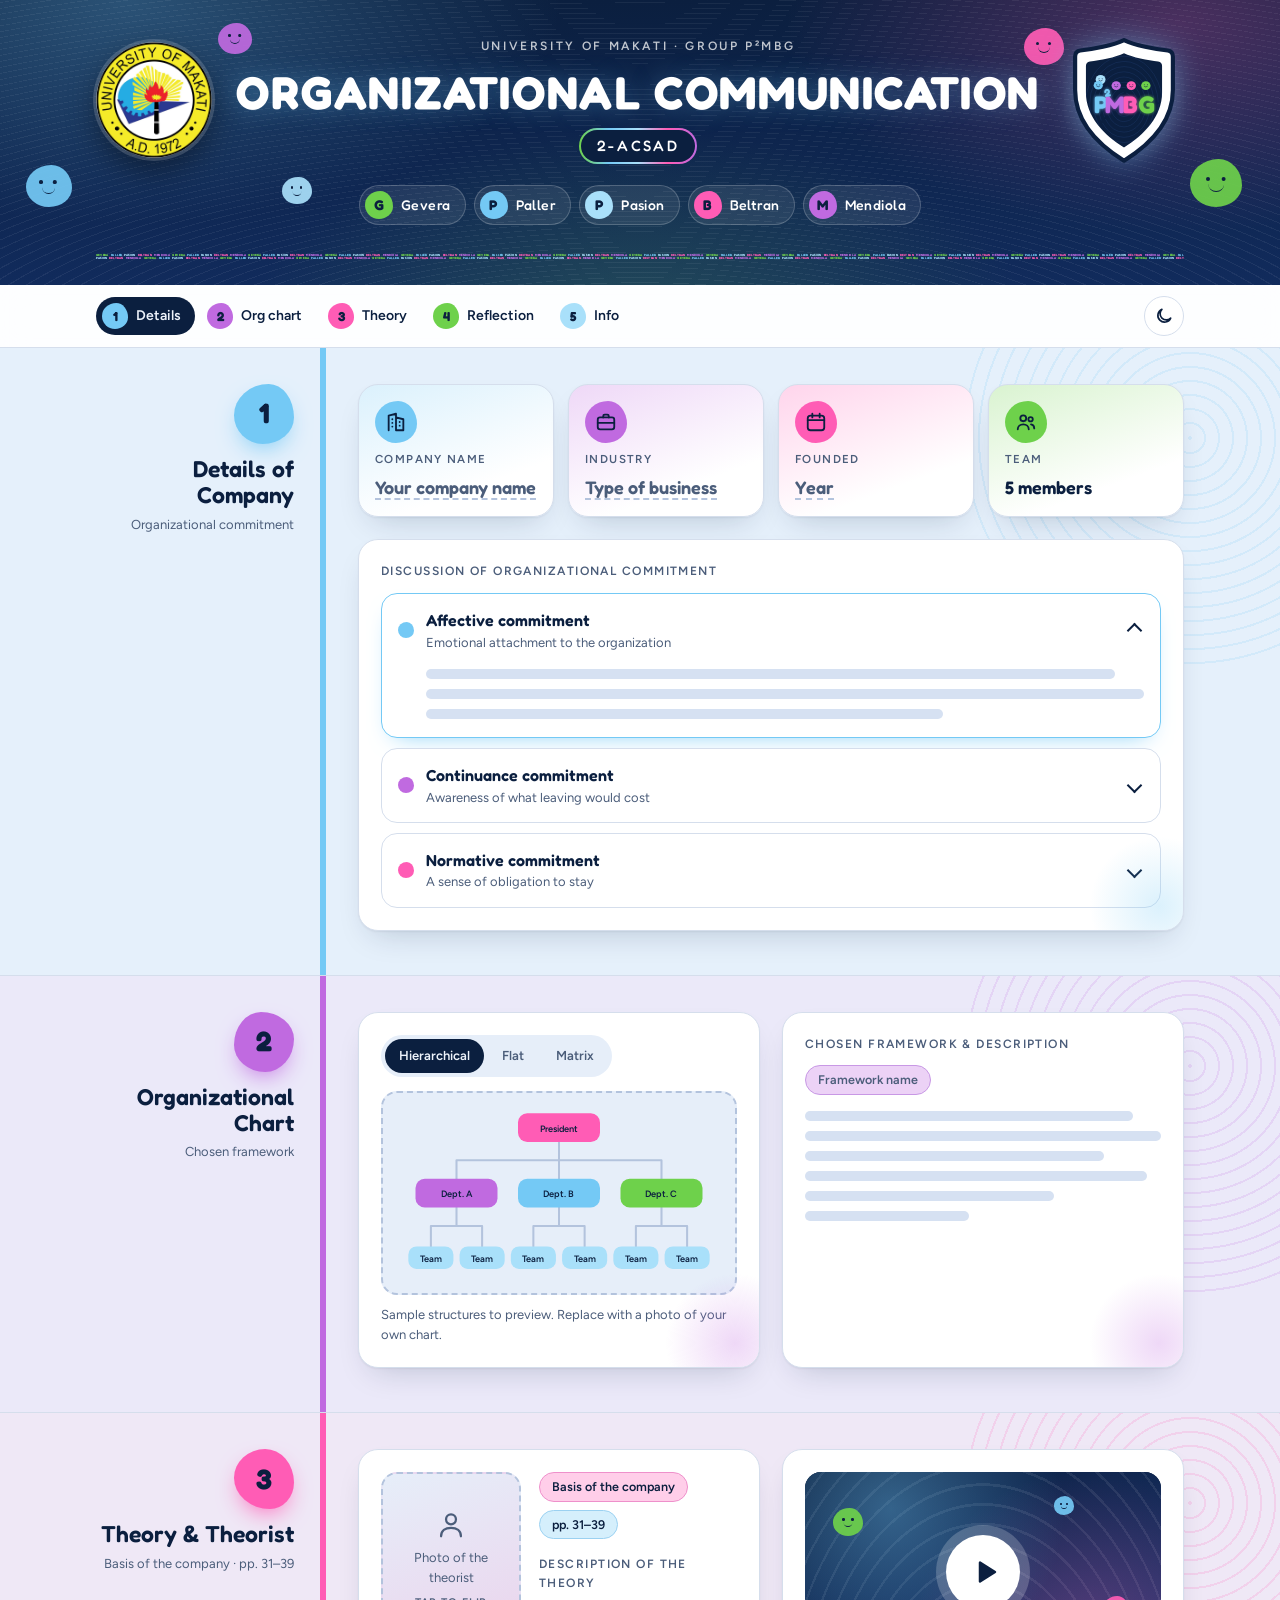
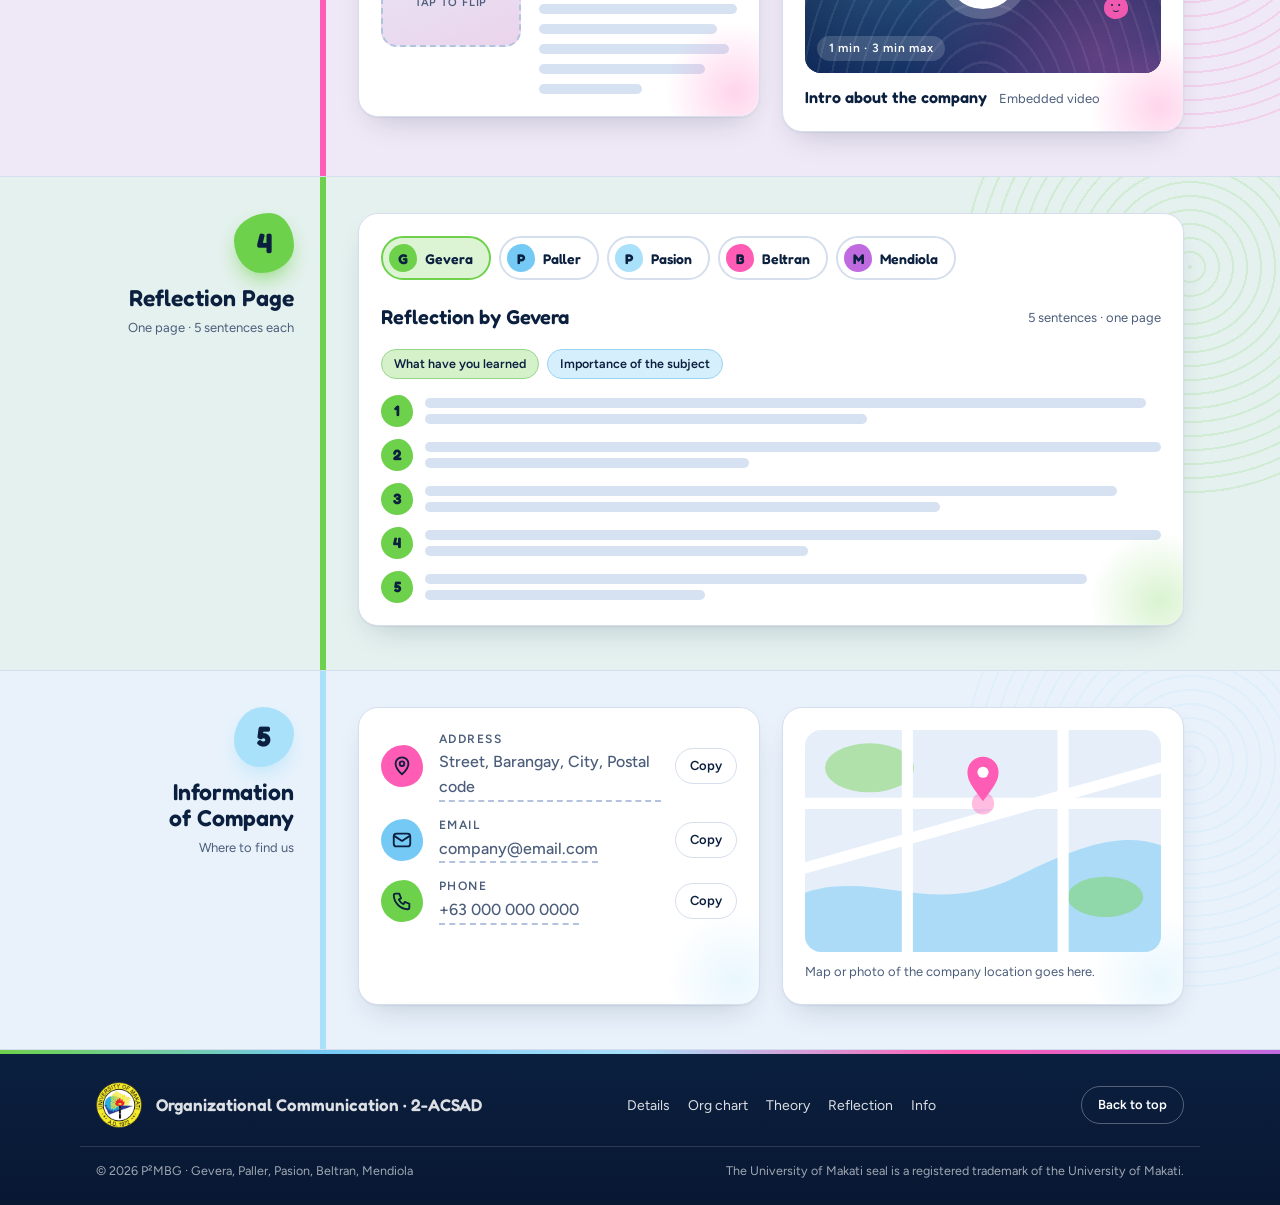
<file: pmbg-company-profile/index.html>
<!DOCTYPE html>
<html lang="en">
<head>
<meta charset="UTF-8">
<meta name="viewport" content="width=device-width, initial-scale=1, viewport-fit=cover">
<title>P²MBG Company Profile</title>
<link rel="preconnect" href="https://fonts.googleapis.com">
<link rel="preconnect" href="https://fonts.gstatic.com" crossorigin>
<link rel="stylesheet" href="https://fonts.googleapis.com/css2?family=Fredoka:wght@500;600;700&family=Figtree:wght@400;500;600&display=swap">
<link rel="stylesheet" href="style.css">
</head>
<body>

<!-- ============ HERO ============ -->
<header class="hero" id="top-of-page">
  <div class="floaters" aria-hidden="true">
    <i class="fl" style="--c: var(--sky); --s: 46px; left: 2%; top: 58%; --du: 7s"></i>
    <i class="fl" style="--c: var(--violet); --s: 34px; left: 17%; top: 8%; --du: 6s; --d: -2s"></i>
    <i class="fl" style="--c: var(--pink); --s: 40px; left: 80%; top: 10%; --du: 8s; --d: -1s"></i>
    <i class="fl" style="--c: var(--lime); --s: 52px; left: 93%; top: 56%; --du: 7.5s; --d: -3s"></i>
    <i class="fl" style="--c: var(--ice); --s: 30px; left: 22%; top: 62%; --du: 6.5s; --d: -4s"></i>
  </div>

  <div class="wrap">
    <div class="bar">
      <a class="seal" href="#top-of-page" aria-label="University of Makati seal">
        <img src="umak-logo.png" alt="University of Makati seal" width="512" height="512">
      </a>

      <div class="title">
        <p class="eyebrow">University of Makati · Group P²MBG</p>
        <h1>Organizational Communication</h1>
        <span class="sect">2-ACSAD</span>
      </div>

      <button class="co" id="logo" type="button" aria-label="P squared M B G company logo. Tap to make the blobs bounce.">
        <svg viewBox="0 0 200 240" aria-hidden="true">
          <defs>
            <path id="shp" d="M100 4C80 14 40 22 16 24Q6 25 6 36L6 100C6 160 50 205 100 236C150 205 194 160 194 100L194 36Q194 25 184 24C160 22 120 14 100 4Z"/>
            <clipPath id="inner"><use href="#shp" transform="translate(100 120) scale(.78) translate(-100 -120)"/></clipPath>
            <filter id="glow" x="-25%" y="-35%" width="150%" height="170%"><feGaussianBlur stdDeviation="3.4"/></filter>
            <g id="letters" font-family="Fredoka, 'Baloo 2', 'Arial Rounded MT Bold', system-ui, sans-serif" font-weight="700" font-size="46" text-anchor="middle">
              <text class="f-sky" x="55" y="144">P</text>
              <text class="f-violet" x="82" y="144">M</text>
              <text class="f-pink" x="113" y="144">B</text>
              <text class="f-lime" x="144" y="144">G</text>
              <text class="f-sky" x="70" y="113" font-size="21" transform="rotate(-10 70 113)">2</text>
            </g>
          </defs>

          <use href="#shp" class="f-paper" stroke="#0b1f3f" stroke-width="8" stroke-linejoin="round"/>
          <g clip-path="url(#inner)">
            <rect width="200" height="240" class="f-navy"/>
            <g class="fp">
              <ellipse cx="100" cy="128" rx="10" ry="13"/>
              <ellipse cx="100" cy="128" rx="18" ry="23" stroke-dasharray="60 5 30 6"/>
              <ellipse cx="100" cy="128" rx="26" ry="33" stroke-dasharray="80 4 40 7"/>
              <ellipse cx="100" cy="128" rx="34" ry="43" stroke-dasharray="100 6 50 5"/>
              <ellipse cx="100" cy="128" rx="42" ry="53" stroke-dasharray="120 5 60 8"/>
              <ellipse cx="100" cy="128" rx="50" ry="63" stroke-dasharray="140 7 70 5"/>
              <ellipse cx="100" cy="128" rx="58" ry="73" stroke-dasharray="160 5 80 9"/>
              <ellipse cx="100" cy="128" rx="66" ry="83" stroke-dasharray="180 8 90 6"/>
              <ellipse cx="100" cy="128" rx="74" ry="93" stroke-dasharray="200 6 100 7"/>
            </g>
          </g>

          <!-- five blobs, one per surname initial -->
          <g transform="translate(55 80)"><g class="bl" style="--i:0"><ellipse rx="9.5" ry="9" class="f-ice"/><circle cx="-3" cy="-1.5" r=".9" class="f-navy"/><circle cx="3" cy="-1.5" r=".9" class="f-navy"/><path class="face-line" d="M-3.2 1.6Q0 4.8 3.2 1.6"/></g></g>
          <g transform="translate(50.5 91)"><g class="bl" style="--i:1"><ellipse rx="8.8" ry="8.2" class="f-sky"/><circle cx="-3" cy="-1.8" r=".9" class="f-navy"/><circle cx="3" cy="-1.8" r=".9" class="f-navy"/><path class="face-line" d="M-3.2 1.4Q0 4.6 3.2 1.4"/></g></g>
          <g transform="translate(85 91.5)"><g class="bl" style="--i:2"><ellipse rx="9" ry="8.4" class="f-violet"/><circle cx="-3" cy="-1.8" r=".9" class="f-navy"/><circle cx="3" cy="-1.8" r=".9" class="f-navy"/><path class="face-line" d="M-3.2 1.4Q0 4.6 3.2 1.4"/></g></g>
          <g transform="translate(114 91.5)"><g class="bl" style="--i:3"><ellipse rx="9" ry="8.4" class="f-pink"/><circle cx="-3" cy="-1.8" r=".9" class="f-navy"/><circle cx="3" cy="-1.8" r=".9" class="f-navy"/><path class="face-line" d="M-3.2 1.4Q0 4.6 3.2 1.4"/></g></g>
          <g transform="translate(142 91.5)"><g class="bl" style="--i:4"><ellipse rx="9" ry="8.4" class="f-lime"/><circle cx="-3" cy="-1.8" r=".9" class="f-navy"/><circle cx="3" cy="-1.8" r=".9" class="f-navy"/><path class="face-line" d="M-3.2 1.4Q0 4.6 3.2 1.4"/></g></g>

          <use href="#letters" filter="url(#glow)" opacity=".85"/>
          <use href="#letters"/>
        </svg>
      </button>
    </div>

    <!-- Meet the group: each button opens that person's reflection -->
    <div class="team" role="group" aria-label="Group members. Choose one to read their reflection.">
      <button class="mb" type="button" data-member="gevera" style="--c: var(--lime)"><i class="mini">G</i>Gevera</button>
      <button class="mb" type="button" data-member="paller" style="--c: var(--sky)"><i class="mini">P</i>Paller</button>
      <button class="mb" type="button" data-member="pasion" style="--c: var(--ice)"><i class="mini">P</i>Pasion</button>
      <button class="mb" type="button" data-member="beltran" style="--c: var(--pink)"><i class="mini">B</i>Beltran</button>
      <button class="mb" type="button" data-member="mendiola" style="--c: var(--violet)"><i class="mini">M</i>Mendiola</button>
    </div>

    <!-- Divider: a line from afar, the surnames when zoomed in (filled by script.js) -->
    <div class="names" id="rule" aria-hidden="true"></div>
  </div>
</header>

<!-- ============ STICKY NAV ============ -->
<nav class="nav" aria-label="Sections">
  <div class="wrap">
    <div class="pills">
      <a class="pill" href="#s1" style="--c: var(--sky)"><b>1</b>Details</a>
      <a class="pill" href="#s2" style="--c: var(--violet)"><b>2</b>Org chart</a>
      <a class="pill" href="#s3" style="--c: var(--pink)"><b>3</b>Theory</a>
      <a class="pill" href="#s4" style="--c: var(--lime)"><b>4</b>Reflection</a>
      <a class="pill" href="#s5" style="--c: var(--ice)"><b>5</b>Info</a>
    </div>
    <button class="theme" id="theme" type="button" aria-pressed="false" aria-label="Switch to dark mode">
      <svg class="moon" viewBox="0 0 24 24" fill="none" stroke="currentColor" stroke-width="2" stroke-linecap="round" stroke-linejoin="round" aria-hidden="true"><path d="M20 14.5A8 8 0 1 1 9.5 4a6.5 6.5 0 0 0 10.5 10.5z"/></svg>
      <svg class="sun" viewBox="0 0 24 24" fill="none" stroke="currentColor" stroke-width="2" stroke-linecap="round" stroke-linejoin="round" aria-hidden="true"><circle cx="12" cy="12" r="4"/><path d="M12 2v2M12 20v2M4.9 4.9l1.4 1.4M17.7 17.7l1.4 1.4M2 12h2M20 12h2M4.9 19.1l1.4-1.4M17.7 6.3l1.4-1.4"/></svg>
    </button>
  </div>
  <div class="progress" aria-hidden="true"></div>
</nav>

<main>

  <!-- ============ 1 · DETAILS OF COMPANY ============ -->
  <section class="band" id="s1" style="--c: var(--sky)" aria-labelledby="h1-details">
    <div class="wrap sec">
      <div class="rail-col">
        <div class="rail">
          <div class="num">1</div>
          <div>
            <h2 id="h1-details">Details of Company</h2>
            <p class="hint">Organizational commitment</p>
          </div>
        </div>
      </div>
      <div class="body">
        <div class="tiles rv">
          <article class="tile" style="--c: var(--sky)">
            <span class="ico"><svg viewBox="0 0 24 24" fill="none" stroke="currentColor" stroke-width="2" stroke-linecap="round" stroke-linejoin="round" aria-hidden="true"><path d="M4 21V5l8-2v18M12 21h8V9l-8-2M8 9h.01M8 13h.01M8 17h.01M16 12h.01M16 16h.01"/></svg></span>
            <span class="k">Company name</span>
            <strong class="v ph-text">Your company name</strong>
          </article>
          <article class="tile" style="--c: var(--violet)">
            <span class="ico"><svg viewBox="0 0 24 24" fill="none" stroke="currentColor" stroke-width="2" stroke-linecap="round" stroke-linejoin="round" aria-hidden="true"><rect x="3" y="7" width="18" height="13" rx="2.5"/><path d="M9 7V5.5A1.5 1.5 0 0 1 10.5 4h3A1.5 1.5 0 0 1 15 5.5V7M3 13h18"/></svg></span>
            <span class="k">Industry</span>
            <strong class="v ph-text">Type of business</strong>
          </article>
          <article class="tile" style="--c: var(--pink)">
            <span class="ico"><svg viewBox="0 0 24 24" fill="none" stroke="currentColor" stroke-width="2" stroke-linecap="round" stroke-linejoin="round" aria-hidden="true"><rect x="3" y="5" width="18" height="16" rx="3"/><path d="M8 3v4M16 3v4M3 10h18"/></svg></span>
            <span class="k">Founded</span>
            <strong class="v ph-text">Year</strong>
          </article>
          <article class="tile" style="--c: var(--lime)">
            <span class="ico"><svg viewBox="0 0 24 24" fill="none" stroke="currentColor" stroke-width="2" stroke-linecap="round" stroke-linejoin="round" aria-hidden="true"><circle cx="9" cy="8" r="3.2"/><path d="M3 20c0-3.5 2.7-5.5 6-5.5s6 2 6 5.5"/><circle cx="17" cy="9" r="2.4"/><path d="M17.5 14.6c2.3.3 3.5 2 3.5 4.4"/></svg></span>
            <span class="k">Team</span>
            <strong class="v"><span data-count="5">5</span> members</strong>
          </article>
        </div>

        <div class="card rv" style="--c: var(--sky)">
          <p class="kicker">Discussion of organizational commitment</p>
          <div class="acc">
            <details open name="commitment" style="--c: var(--sky)">
              <summary><span>Affective commitment<small>Emotional attachment to the organization</small></span></summary>
              <div class="acc-body"><div class="lines"><i style="--w:96%"></i><i style="--w:100%"></i><i style="--w:72%"></i></div></div>
            </details>
            <details name="commitment" style="--c: var(--violet)">
              <summary><span>Continuance commitment<small>Awareness of what leaving would cost</small></span></summary>
              <div class="acc-body"><div class="lines"><i style="--w:92%"></i><i style="--w:100%"></i><i style="--w:64%"></i></div></div>
            </details>
            <details name="commitment" style="--c: var(--pink)">
              <summary><span>Normative commitment<small>A sense of obligation to stay</small></span></summary>
              <div class="acc-body"><div class="lines"><i style="--w:98%"></i><i style="--w:88%"></i><i style="--w:56%"></i></div></div>
            </details>
          </div>
        </div>
      </div>
    </div>
  </section>

  <!-- ============ 2 · ORGANIZATIONAL CHART ============ -->
  <section class="band" id="s2" style="--c: var(--violet)" aria-labelledby="h2-chart">
    <div class="wrap sec">
      <div class="rail-col">
        <div class="rail">
          <div class="num">2</div>
          <div>
            <h2 id="h2-chart">Organizational Chart</h2>
            <p class="hint">Chosen framework</p>
          </div>
        </div>
      </div>
      <div class="body">
        <div class="split">
          <div class="card rv" style="--c: var(--violet)">
            <div class="seg" role="group" aria-label="Preview a structure">
              <button type="button" data-variant="tree" aria-pressed="true">Hierarchical</button>
              <button type="button" data-variant="flat" aria-pressed="false">Flat</button>
              <button type="button" data-variant="matrix" aria-pressed="false">Matrix</button>
            </div>

            <button class="zoom" type="button" data-zoom aria-label="Enlarge the chart preview">
              <svg class="orgsvg" id="orgsvg" data-active="tree" viewBox="0 0 320 172" role="img" aria-label="Sample organizational chart structures">
                <!-- hierarchical -->
                <g data-v="tree">
                  <path class="ln" d="M160 36V54M60 54H260M60 54V72M160 54V72M260 54V72M60 100V118M35 118H85M35 118V138M85 118V138M160 100V118M135 118H185M135 118V138M185 118V138M260 100V118M235 118H285M235 118V138M285 118V138"/>
                  <g class="nd n-pink"><title>Top management</title><rect x="120" y="8" width="80" height="28" rx="9"/><text x="160" y="26">President</text></g>
                  <g class="nd n-violet"><title>Department head</title><rect x="20" y="72" width="80" height="28" rx="9"/><text x="60" y="90">Dept. A</text></g>
                  <g class="nd n-sky"><title>Department head</title><rect x="120" y="72" width="80" height="28" rx="9"/><text x="160" y="90">Dept. B</text></g>
                  <g class="nd n-lime"><title>Department head</title><rect x="220" y="72" width="80" height="28" rx="9"/><text x="260" y="90">Dept. C</text></g>
                  <g class="nd n-ice"><title>Team</title><rect x="13" y="138" width="44" height="22" rx="8"/><text x="35" y="153">Team</text></g>
                  <g class="nd n-ice"><title>Team</title><rect x="63" y="138" width="44" height="22" rx="8"/><text x="85" y="153">Team</text></g>
                  <g class="nd n-ice"><title>Team</title><rect x="113" y="138" width="44" height="22" rx="8"/><text x="135" y="153">Team</text></g>
                  <g class="nd n-ice"><title>Team</title><rect x="163" y="138" width="44" height="22" rx="8"/><text x="185" y="153">Team</text></g>
                  <g class="nd n-ice"><title>Team</title><rect x="213" y="138" width="44" height="22" rx="8"/><text x="235" y="153">Team</text></g>
                  <g class="nd n-ice"><title>Team</title><rect x="263" y="138" width="44" height="22" rx="8"/><text x="285" y="153">Team</text></g>
                </g>
                <!-- flat -->
                <g data-v="flat">
                  <path class="ln" d="M160 36V70M30 70H290M30 70V104M82 70V104M134 70V104M186 70V104M238 70V104M290 70V104"/>
                  <g class="nd n-pink"><title>Owner or manager</title><rect x="120" y="8" width="80" height="28" rx="9"/><text x="160" y="26">Manager</text></g>
                  <g class="nd n-lime"><title>Staff</title><rect x="8" y="104" width="44" height="26" rx="9"/><text x="30" y="121">Staff</text></g>
                  <g class="nd n-sky"><title>Staff</title><rect x="60" y="104" width="44" height="26" rx="9"/><text x="82" y="121">Staff</text></g>
                  <g class="nd n-ice"><title>Staff</title><rect x="112" y="104" width="44" height="26" rx="9"/><text x="134" y="121">Staff</text></g>
                  <g class="nd n-pink"><title>Staff</title><rect x="164" y="104" width="44" height="26" rx="9"/><text x="186" y="121">Staff</text></g>
                  <g class="nd n-violet"><title>Staff</title><rect x="216" y="104" width="44" height="26" rx="9"/><text x="238" y="121">Staff</text></g>
                  <g class="nd n-lime"><title>Staff</title><rect x="268" y="104" width="44" height="26" rx="9"/><text x="290" y="121">Staff</text></g>
                </g>
                <!-- matrix -->
                <g data-v="matrix">
                  <path class="ln" d="M74 53H312M74 93H312M74 133H312M121 26V160M201 26V160M281 26V160"/>
                  <g class="nd n-violet"><title>Project</title><rect x="90" y="4" width="62" height="22" rx="8"/><text x="121" y="19">Project 1</text></g>
                  <g class="nd n-sky"><title>Project</title><rect x="170" y="4" width="62" height="22" rx="8"/><text x="201" y="19">Project 2</text></g>
                  <g class="nd n-lime"><title>Project</title><rect x="250" y="4" width="62" height="22" rx="8"/><text x="281" y="19">Project 3</text></g>
                  <g class="nd n-pink"><title>Function</title><rect x="4" y="40" width="70" height="26" rx="9"/><text x="39" y="57">Function A</text></g>
                  <g class="nd n-pink"><title>Function</title><rect x="4" y="80" width="70" height="26" rx="9"/><text x="39" y="97">Function B</text></g>
                  <g class="nd n-pink"><title>Function</title><rect x="4" y="120" width="70" height="26" rx="9"/><text x="39" y="137">Function C</text></g>
                  <g class="nd n-ice"><circle cx="121" cy="53" r="9"/></g><g class="nd n-ice"><circle cx="201" cy="53" r="9"/></g><g class="nd n-ice"><circle cx="281" cy="53" r="9"/></g>
                  <g class="nd n-ice"><circle cx="121" cy="93" r="9"/></g><g class="nd n-ice"><circle cx="201" cy="93" r="9"/></g><g class="nd n-ice"><circle cx="281" cy="93" r="9"/></g>
                  <g class="nd n-ice"><circle cx="121" cy="133" r="9"/></g><g class="nd n-ice"><circle cx="201" cy="133" r="9"/></g><g class="nd n-ice"><circle cx="281" cy="133" r="9"/></g>
                </g>
              </svg>
            </button>
            <p class="note">Sample structures to preview. Replace with a photo of your own chart.</p>
          </div>

          <div class="card rv" style="--c: var(--violet)">
            <p class="kicker">Chosen framework &amp; description</p>
            <div class="chips">
              <span class="tag ph-text" style="--c: var(--violet)">Framework name</span>
            </div>
            <div class="lines">
              <i style="--w:92%"></i><i style="--w:100%"></i><i style="--w:84%"></i><i style="--w:96%"></i><i style="--w:70%"></i><i style="--w:46%"></i>
            </div>
          </div>
        </div>
      </div>
    </div>
  </section>

  <!-- ============ 3 · THEORY & THEORIST ============ -->
  <section class="band" id="s3" style="--c: var(--pink)" aria-labelledby="h3-theory">
    <div class="wrap sec">
      <div class="rail-col">
        <div class="rail">
          <div class="num">3</div>
          <div>
            <h2 id="h3-theory">Theory &amp; Theorist</h2>
            <p class="hint">Basis of the company · <span style="white-space: nowrap">pp. 31–39</span></p>
          </div>
        </div>
      </div>
      <div class="body">
        <div class="theory-grid">
          <div class="card rv" style="--c: var(--pink)">
            <div class="tcard">
              <div class="flip" id="flip" role="button" tabindex="0" aria-pressed="false" aria-label="Theorist photo. Press to flip and see why we chose this theory.">
                <div class="flip-in">
                  <div class="face ph">
                    <svg viewBox="0 0 24 24" fill="none" stroke="currentColor" stroke-width="1.6" stroke-linecap="round" stroke-linejoin="round" aria-hidden="true"><circle cx="12" cy="8" r="3.5"/><path d="M5 20c0-4 3-6 7-6s7 2 7 6"/></svg>
                    <span>Photo of the theorist</span>
                    <span class="flipnote">Tap to flip</span>
                  </div>
                  <div class="face back">
                    <strong>Why we chose it</strong>
                    <div class="lines"><i style="--w:100%"></i><i style="--w:88%"></i><i style="--w:94%"></i><i style="--w:56%"></i></div>
                  </div>
                </div>
              </div>
              <div>
                <div class="chips">
                  <span class="tag" style="--c: var(--pink)">Basis of the company</span>
                  <span class="tag" style="--c: var(--sky)">pp. 31–39</span>
                </div>
                <p class="kicker">Description of the theory</p>
                <div class="lines">
                  <i style="--w:100%"></i><i style="--w:90%"></i><i style="--w:96%"></i><i style="--w:84%"></i><i style="--w:52%"></i>
                </div>
              </div>
            </div>
          </div>

          <div class="card rv" style="--c: var(--pink)">
            <!-- Put the embed link in data-embed, e.g. https://www.youtube.com/embed/VIDEO_ID -->
            <div class="video" id="video" data-embed="">
              <div class="vposter">
                <div class="floaters" aria-hidden="true">
                  <i class="fl" style="--c: var(--lime); --s: 30px; left: 8%; top: 18%; --du: 6s"></i>
                  <i class="fl" style="--c: var(--pink); --s: 24px; left: 84%; top: 62%; --du: 5s; --d: -2s"></i>
                  <i class="fl" style="--c: var(--sky); --s: 20px; left: 70%; top: 12%; --du: 7s; --d: -1s"></i>
                </div>
              </div>
              <button class="play" id="play" type="button" aria-label="Play the intro video">
                <svg viewBox="0 0 24 24" fill="currentColor" aria-hidden="true"><path d="M7 4.5v15a1 1 0 0 0 1.5.86l12-7.5a1 1 0 0 0 0-1.72l-12-7.5A1 1 0 0 0 7 4.5z"/></svg>
              </button>
              <span class="vbadge">1 min · 3 min max</span>
            </div>
            <div class="vcap">
              <strong>Intro about the company</strong>
              <span>Embedded video</span>
            </div>
          </div>
        </div>
      </div>
    </div>
  </section>

  <!-- ============ 4 · REFLECTION PAGE ============ -->
  <section class="band" id="s4" style="--c: var(--lime)" aria-labelledby="h4-reflection">
    <div class="wrap sec">
      <div class="rail-col">
        <div class="rail">
          <div class="num">4</div>
          <div>
            <h2 id="h4-reflection">Reflection Page</h2>
            <p class="hint">One page · 5 sentences each</p>
          </div>
        </div>
      </div>
      <div class="body">
        <div class="card rv" style="--c: var(--lime)">
          <div class="tabs" role="tablist" aria-label="Group members">
            <button class="tab" role="tab" type="button" id="tab-gevera" aria-controls="panel-gevera" aria-selected="true" style="--c: var(--lime)"><i class="mini">G</i>Gevera</button>
            <button class="tab" role="tab" type="button" id="tab-paller" aria-controls="panel-paller" aria-selected="false" tabindex="-1" style="--c: var(--sky)"><i class="mini">P</i>Paller</button>
            <button class="tab" role="tab" type="button" id="tab-pasion" aria-controls="panel-pasion" aria-selected="false" tabindex="-1" style="--c: var(--ice)"><i class="mini">P</i>Pasion</button>
            <button class="tab" role="tab" type="button" id="tab-beltran" aria-controls="panel-beltran" aria-selected="false" tabindex="-1" style="--c: var(--pink)"><i class="mini">B</i>Beltran</button>
            <button class="tab" role="tab" type="button" id="tab-mendiola" aria-controls="panel-mendiola" aria-selected="false" tabindex="-1" style="--c: var(--violet)"><i class="mini">M</i>Mendiola</button>
          </div>

          <div class="panel" role="tabpanel" id="panel-gevera" aria-labelledby="tab-gevera" style="--c: var(--lime)">
            <div class="pan-head"><h3>Reflection by Gevera</h3><span>5 sentences · one page</span></div>
            <div class="legend"><span class="tag" style="--c: var(--lime)">What have you learned</span><span class="tag" style="--c: var(--sky)">Importance of the subject</span></div>
            <ol class="sent">
              <li><div class="lines"><i style="--w:98%"></i><i style="--w:60%"></i></div></li>
              <li><div class="lines"><i style="--w:100%"></i><i style="--w:44%"></i></div></li>
              <li><div class="lines"><i style="--w:94%"></i><i style="--w:70%"></i></div></li>
              <li><div class="lines"><i style="--w:100%"></i><i style="--w:52%"></i></div></li>
              <li><div class="lines"><i style="--w:90%"></i><i style="--w:38%"></i></div></li>
            </ol>
          </div>

          <div class="panel" role="tabpanel" id="panel-paller" aria-labelledby="tab-paller" style="--c: var(--sky)" hidden>
            <div class="pan-head"><h3>Reflection by Paller</h3><span>5 sentences · one page</span></div>
            <div class="legend"><span class="tag" style="--c: var(--lime)">What have you learned</span><span class="tag" style="--c: var(--sky)">Importance of the subject</span></div>
            <ol class="sent">
              <li><div class="lines"><i style="--w:96%"></i><i style="--w:54%"></i></div></li>
              <li><div class="lines"><i style="--w:100%"></i><i style="--w:62%"></i></div></li>
              <li><div class="lines"><i style="--w:92%"></i><i style="--w:40%"></i></div></li>
              <li><div class="lines"><i style="--w:98%"></i><i style="--w:68%"></i></div></li>
              <li><div class="lines"><i style="--w:100%"></i><i style="--w:46%"></i></div></li>
            </ol>
          </div>

          <div class="panel" role="tabpanel" id="panel-pasion" aria-labelledby="tab-pasion" style="--c: var(--ice)" hidden>
            <div class="pan-head"><h3>Reflection by Pasion</h3><span>5 sentences · one page</span></div>
            <div class="legend"><span class="tag" style="--c: var(--lime)">What have you learned</span><span class="tag" style="--c: var(--sky)">Importance of the subject</span></div>
            <ol class="sent">
              <li><div class="lines"><i style="--w:100%"></i><i style="--w:48%"></i></div></li>
              <li><div class="lines"><i style="--w:94%"></i><i style="--w:66%"></i></div></li>
              <li><div class="lines"><i style="--w:98%"></i><i style="--w:42%"></i></div></li>
              <li><div class="lines"><i style="--w:90%"></i><i style="--w:58%"></i></div></li>
              <li><div class="lines"><i style="--w:100%"></i><i style="--w:36%"></i></div></li>
            </ol>
          </div>

          <div class="panel" role="tabpanel" id="panel-beltran" aria-labelledby="tab-beltran" style="--c: var(--pink)" hidden>
            <div class="pan-head"><h3>Reflection by Beltran</h3><span>5 sentences · one page</span></div>
            <div class="legend"><span class="tag" style="--c: var(--lime)">What have you learned</span><span class="tag" style="--c: var(--sky)">Importance of the subject</span></div>
            <ol class="sent">
              <li><div class="lines"><i style="--w:92%"></i><i style="--w:64%"></i></div></li>
              <li><div class="lines"><i style="--w:100%"></i><i style="--w:50%"></i></div></li>
              <li><div class="lines"><i style="--w:96%"></i><i style="--w:72%"></i></div></li>
              <li><div class="lines"><i style="--w:100%"></i><i style="--w:40%"></i></div></li>
              <li><div class="lines"><i style="--w:94%"></i><i style="--w:56%"></i></div></li>
            </ol>
          </div>

          <div class="panel" role="tabpanel" id="panel-mendiola" aria-labelledby="tab-mendiola" style="--c: var(--violet)" hidden>
            <div class="pan-head"><h3>Reflection by Mendiola</h3><span>5 sentences · one page</span></div>
            <div class="legend"><span class="tag" style="--c: var(--lime)">What have you learned</span><span class="tag" style="--c: var(--sky)">Importance of the subject</span></div>
            <ol class="sent">
              <li><div class="lines"><i style="--w:98%"></i><i style="--w:46%"></i></div></li>
              <li><div class="lines"><i style="--w:90%"></i><i style="--w:70%"></i></div></li>
              <li><div class="lines"><i style="--w:100%"></i><i style="--w:52%"></i></div></li>
              <li><div class="lines"><i style="--w:96%"></i><i style="--w:60%"></i></div></li>
              <li><div class="lines"><i style="--w:92%"></i><i style="--w:34%"></i></div></li>
            </ol>
          </div>
        </div>
      </div>
    </div>
  </section>

  <!-- ============ 5 · INFORMATION OF COMPANY ============ -->
  <section class="band" id="s5" style="--c: var(--ice)" aria-labelledby="h5-info">
    <div class="wrap sec">
      <div class="rail-col">
        <div class="rail">
          <div class="num">5</div>
          <div>
            <h2 id="h5-info">Information of Company</h2>
            <p class="hint">Where to find us</p>
          </div>
        </div>
      </div>
      <div class="body">
        <div class="split">
          <div class="card rv" style="--c: var(--ice)">
            <ul class="clist">
              <li>
                <span class="ico" style="--c: var(--pink)"><svg viewBox="0 0 24 24" fill="none" stroke="currentColor" stroke-width="2" stroke-linecap="round" stroke-linejoin="round" aria-hidden="true"><path d="M12 21s-7-6.2-7-11.5a7 7 0 0 1 14 0C19 14.8 12 21 12 21z"/><circle cx="12" cy="9.5" r="2.5"/></svg></span>
                <div><p class="kicker">Address</p><p class="val ph-text" id="addr">Street, Barangay, City, Postal code</p></div>
                <button class="copy" type="button" data-copy="#addr">Copy</button>
              </li>
              <li>
                <span class="ico" style="--c: var(--sky)"><svg viewBox="0 0 24 24" fill="none" stroke="currentColor" stroke-width="2" stroke-linecap="round" stroke-linejoin="round" aria-hidden="true"><rect x="3" y="5" width="18" height="14" rx="3"/><path d="M3.5 7.5 12 13l8.5-5.5"/></svg></span>
                <div><p class="kicker">Email</p><p class="val ph-text" id="mail">company@email.com</p></div>
                <button class="copy" type="button" data-copy="#mail">Copy</button>
              </li>
              <li>
                <span class="ico" style="--c: var(--lime)"><svg viewBox="0 0 24 24" fill="none" stroke="currentColor" stroke-width="2" stroke-linecap="round" stroke-linejoin="round" aria-hidden="true"><path d="M5 4h4l2 5-2.5 1.5a11 11 0 0 0 5 5L15 13l5 2v4a2 2 0 0 1-2 2A16 16 0 0 1 3 6a2 2 0 0 1 2-2z"/></svg></span>
                <div><p class="kicker">Phone</p><p class="val ph-text" id="tel">+63 000 000 0000</p></div>
                <button class="copy" type="button" data-copy="#tel">Copy</button>
              </li>
            </ul>
          </div>

          <div class="card rv" style="--c: var(--ice)">
            <svg class="map" viewBox="0 0 320 200" role="img" aria-label="Map placeholder with a pin">
              <rect class="m-bg" width="320" height="200"/>
              <path class="m-water" d="M-10 150C60 120 110 172 190 132S300 92 340 112V210H-10Z"/>
              <ellipse class="m-park" cx="58" cy="34" rx="40" ry="22"/>
              <ellipse class="m-park" cx="270" cy="150" rx="34" ry="18"/>
              <path class="m-road" d="M0 66H320"/>
              <path class="m-road" d="M92 0V200"/>
              <path class="m-road" d="M232 0V200"/>
              <path class="m-road" d="M0 124 320 34"/>
              <g transform="translate(160 66)">
                <circle class="m-pulse" r="10"/>
                <path class="m-pin" d="M0 0c-9-12-14-18-14-26a14 14 0 0 1 28 0c0 8-5 14-14 26z" transform="translate(0 -2)"/>
                <circle class="m-dot" cy="-28" r="5"/>
              </g>
            </svg>
            <p class="note">Map or photo of the company location goes here.</p>
          </div>
        </div>
      </div>
    </div>
  </section>

</main>

<!-- ============ FOOTER ============ -->
<footer class="foot">
  <div class="sline" aria-hidden="true"></div>
  <div class="wrap foot-in">
    <div class="foot-brand">
      <img src="umak-logo.png" alt="" width="46" height="46">
      <span>Organizational Communication · 2-ACSAD</span>
    </div>
    <nav aria-label="Footer">
      <a href="#s1">Details</a>
      <a href="#s2">Org chart</a>
      <a href="#s3">Theory</a>
      <a href="#s4">Reflection</a>
      <a href="#s5">Info</a>
    </nav>
    <button class="totop" id="top" type="button">Back to top</button>
  </div>
  <div class="wrap fine">
    <span>© 2026 P²MBG · Gevera, Paller, Pasion, Beltran, Mendiola</span>
    <span>The University of Makati seal is a registered trademark of the University of Makati.</span>
  </div>
</footer>

<div class="toast" id="toast" role="status" aria-live="polite"></div>

<dialog class="lb" id="lb" aria-label="Enlarged view">
  <div class="lb-body" id="lb-body"></div>
  <button class="lb-x" id="lb-x" type="button" aria-label="Close enlarged view">×</button>
</dialog>

<script src="script.js"></script>
</body>
</html>
</file>
<file: style.css>
/* ==========================================================================
   P²MBG Company Profile — Organizational Communication · 2-ACSAD
   Layout: navy hero (UMAK seal | title + team | P²MBG shield) with the
           surname micro-rule -> sticky nav -> five colour-coded bands, each a
           sticky label rail + content cards.
   ========================================================================== */

/* ---------- Design tokens ---------- */
:root {
  --bg: #eef3fb;
  --surface: #ffffff;
  --ink: #0b1f3f;
  --ink-soft: #4b5d7a;
  --line: #d5deec;
  --ph: #e6eef9;
  --ph-line: #b3c3dd;
  --sk: #d6e1f2;
  --fp: #27467c;
  --nav-bg: rgba(255, 255, 255, .86);
  --shadow: 0 1px 2px rgba(11, 31, 63, .06), 0 14px 32px -14px rgba(11, 31, 63, .22);

  /* logo colours */
  --navy: #0b1f3f;
  --navy-2: #143275;
  --paper: #ffffff;
  --sky: #74c9f5;     /* P  (Paller)   */
  --ice: #a9e0fa;     /* P² (Pasion)   */
  --violet: #c06ae0;  /* M  (Mendiola) */
  --pink: #ff5cb5;    /* B  (Beltran)  */
  --lime: #6ed14b;    /* G  (Gevera)   */

  --font-display: 'Fredoka', 'Baloo 2', 'Arial Rounded MT Bold', system-ui, sans-serif;
  --font-body: 'Figtree', system-ui, -apple-system, 'Segoe UI', sans-serif;
  --nav-h: 62px;
  color-scheme: light;
}
@media (prefers-color-scheme: dark) {
  :root:not([data-theme="light"]) {
    --bg: #06122a; --surface: #0d2142; --ink: #eaf2ff; --ink-soft: #a3b5d3; --line: #20406d;
    --ph: #112a52; --ph-line: #3a5a8c; --sk: #1b3b6d; --fp: #27467c;
    --nav-bg: rgba(7, 20, 42, .86);
    --shadow: 0 1px 2px rgba(0, 0, 0, .4), 0 16px 34px -14px rgba(0, 0, 0, .65);
    color-scheme: dark;
  }
}
:root[data-theme="dark"] {
  --bg: #06122a; --surface: #0d2142; --ink: #eaf2ff; --ink-soft: #a3b5d3; --line: #20406d;
  --ph: #112a52; --ph-line: #3a5a8c; --sk: #1b3b6d; --fp: #27467c;
  --nav-bg: rgba(7, 20, 42, .86);
  --shadow: 0 1px 2px rgba(0, 0, 0, .4), 0 16px 34px -14px rgba(0, 0, 0, .65);
  color-scheme: dark;
}

/* ---------- Base ---------- */
* { box-sizing: border-box; }
html { scroll-behavior: smooth; -webkit-text-size-adjust: 100%; }
body {
  margin: 0;
  background: var(--bg);
  color: var(--ink);
  font-family: var(--font-body);
  font-size: 16px;
  line-height: 1.55;
}
/* paints the phone's status-bar area behind the sticky nav */
body::before {
  content: "";
  position: fixed;
  inset: 0 0 auto;
  height: env(safe-area-inset-top, 0px);
  background: var(--surface);
  z-index: 60;
}
h1, h2, h3, p { margin: 0; }
img { max-width: 100%; }
button { font: inherit; color: inherit; }
:focus-visible { outline: 3px solid var(--sky); outline-offset: 3px; border-radius: 6px; }
.wrap {
  width: 100%;
  max-width: 1120px;
  margin-inline: auto;
  padding-left: max(16px, env(safe-area-inset-left, 0px));
  padding-right: max(16px, env(safe-area-inset-right, 0px));
}
.sr { position: absolute; width: 1px; height: 1px; overflow: hidden; clip: rect(0 0 0 0); white-space: nowrap; }

/* ---------- Hero ---------- */
.hero {
  position: relative;
  overflow: hidden;
  color: #fff;
  background:
    radial-gradient(620px 320px at 10% 0%, rgba(116, 201, 245, .30), transparent 70%),
    radial-gradient(560px 300px at 92% 8%, rgba(255, 92, 181, .26), transparent 70%),
    radial-gradient(560px 280px at 50% 115%, rgba(110, 209, 75, .20), transparent 70%),
    linear-gradient(180deg, #0b1f3f, #112b5c);
}
.hero::before {
  content: "";
  position: absolute;
  inset: 0;
  background: repeating-radial-gradient(ellipse 70% 100% at 50% 135%, rgba(255, 255, 255, .06) 0 2px, transparent 2px 16px);
  pointer-events: none;
}
.hero > .wrap { position: relative; z-index: 1; }
.floaters { position: absolute; inset: 0; pointer-events: none; z-index: 0; }

/* smiling blob, sized by font-size so every part scales with it */
.fl {
  position: absolute;
  font-size: var(--s, 44px);
  width: 1em;
  height: .92em;
  background: var(--c);
  border-radius: 55% 45% 50% 50% / 52% 55% 45% 48%;
  opacity: .92;
  animation: float var(--du, 7s) ease-in-out var(--d, 0s) infinite alternate;
}
.fl::before {
  content: "";
  position: absolute;
  left: 30%;
  top: 36%;
  width: .08em;
  height: .08em;
  border-radius: 50%;
  background: var(--navy);
  box-shadow: .3em 0 0 var(--navy);
}
.fl::after {
  content: "";
  position: absolute;
  left: 50%;
  top: 50%;
  width: .3em;
  height: .14em;
  border-bottom: .035em solid var(--navy);
  border-radius: 0 0 .3em .3em;
  transform: translateX(-50%);
}

.bar {
  display: grid;
  grid-template-columns: auto minmax(0, 1fr) auto;
  align-items: center;
  gap: 18px;
  padding-block: 30px 14px;
}
.seal { display: block; width: clamp(64px, 13vw, 116px); }
.seal img {
  display: block;
  width: 100%;
  height: auto;
  aspect-ratio: 1;
  border-radius: 50%;
  box-shadow: 0 0 0 3px rgba(255, 255, 255, .16), 0 12px 30px rgba(0, 0, 0, .4);
  transition: transform 1.2s cubic-bezier(.2, .8, .2, 1);
}
.seal:hover img { transform: rotate(360deg); }

.title { text-align: center; min-width: 0; display: grid; justify-items: center; gap: 12px; }
.eyebrow {
  font-size: 12px;
  font-weight: 600;
  letter-spacing: .22em;
  text-transform: uppercase;
  color: rgba(255, 255, 255, .74);
}
h1 {
  font-family: var(--font-display);
  font-weight: 700;
  font-size: clamp(21px, 4.8vw, 46px);
  line-height: 1.06;
  letter-spacing: .035em;
  text-transform: uppercase;
  text-wrap: balance;
  text-shadow: 0 0 24px rgba(116, 201, 245, .35);
}
.sect {
  padding: 4px 16px;
  border: 2px solid transparent;
  border-radius: 999px;
  background:
    linear-gradient(var(--navy), var(--navy)) padding-box,
    linear-gradient(90deg, var(--lime), var(--sky), var(--ice), var(--pink), var(--violet)) border-box;
  font-family: var(--font-display);
  font-weight: 500;
  font-size: clamp(11px, 2.4vw, 15px);
  letter-spacing: .18em;
}

.co {
  display: block;
  padding: 8px;
  border: 0;
  border-radius: 28px;
  background: radial-gradient(circle, rgba(255, 255, 255, .2), transparent 70%);
  cursor: pointer;
  transition: transform .3s;
}
.co:hover { transform: rotate(-3deg) scale(1.05); }
.co svg {
  display: block;
  width: clamp(60px, 12.5vw, 104px);
  height: auto;
  filter: drop-shadow(0 0 16px rgba(116, 201, 245, .45));
}

.team {
  display: flex;
  flex-wrap: wrap;
  justify-content: center;
  gap: 8px;
  padding-bottom: 6px;
}
.mb {
  display: inline-flex;
  align-items: center;
  gap: 8px;
  padding: 5px 14px 5px 5px;
  border: 1px solid rgba(255, 255, 255, .2);
  border-radius: 999px;
  background: rgba(255, 255, 255, .08);
  color: #fff;
  font-family: var(--font-display);
  font-weight: 500;
  font-size: 14px;
  letter-spacing: .03em;
  cursor: pointer;
  transition: transform .25s, background .25s, box-shadow .25s;
}
.mb:hover, .mb:focus-visible {
  transform: translateY(-3px) rotate(-2deg);
  background: rgba(255, 255, 255, .16);
  box-shadow: 0 8px 22px -6px var(--c);
}
.mini {
  display: grid;
  place-items: center;
  flex: none;
  width: 28px;
  height: 28px;
  background: var(--c);
  color: var(--navy);
  font-family: var(--font-display);
  font-weight: 700;
  font-size: 14px;
  font-style: normal;
  border-radius: 55% 45% 50% 50% / 50% 55% 45% 50%;
}
.mb:hover .mini { animation: wiggle .5s; }

/* The rule. From a normal distance it is one multicolour line (6px tall).
   Zoom in and it is the five surnames, repeated, at about 3px type.
   The text is laid out at 12px and scaled to 25%, so browsers that enforce a
   minimum font size still render it. script.js fills .names-track. */
.names { height: 6px; overflow: hidden; margin: 22px 0 26px; }
.names-track {
  width: 400%;
  transform: scale(.25);
  transform-origin: 0 0;
  font-family: var(--font-display);
  font-weight: 700;
  font-size: 12px;
  line-height: 12px;
  letter-spacing: .04em;
  text-transform: uppercase;
  white-space: nowrap;
  user-select: none;
  pointer-events: none;
}
.names-track div { height: 12px; overflow: hidden; }
.names-track span { color: var(--c); margin-right: .7em; }

/* ---------- Sticky nav ---------- */
.nav {
  position: sticky;
  top: env(safe-area-inset-top, 0px);
  z-index: 50;
  background: var(--nav-bg);
  -webkit-backdrop-filter: blur(14px);
  backdrop-filter: blur(14px);
  border-bottom: 1px solid var(--line);
}
.nav .wrap { display: flex; align-items: center; gap: 12px; height: var(--nav-h); }
.pills {
  position: relative;
  display: flex;
  gap: 6px;
  flex: 1;
  min-width: 0;
  overflow-x: auto;
  scrollbar-width: none;
}
.pills::-webkit-scrollbar { display: none; }

/* center the pills; falls back to normal scrolling when they don't fit */
.pills > :first-child { margin-left: auto; }
.pills > :last-child  { margin-right: auto; }



.pill {
  flex: none;
  display: inline-flex;
  align-items: center;
  gap: 8px;
  padding: 6px 14px 6px 6px;
  border-radius: 999px;
  color: var(--ink);
  text-decoration: none;
  font-weight: 600;
  font-size: 14px;
  transition: background .2s, color .2s;
}
.pill b {
  display: grid;
  place-items: center;
  width: 26px;
  height: 26px;
  background: var(--c);
  color: var(--navy);
  font-family: var(--font-display);
  font-size: 13px;
  border-radius: 55% 45% 50% 50% / 50% 55% 45% 50%;
  transition: transform .25s;
}
.pill:hover { background: var(--ph); }
.pill:hover b { transform: rotate(-10deg) scale(1.12); }
.pill[aria-current="true"] { background: var(--ink); color: var(--bg); }
.theme {
  position: fixed;
  right: calc(20px + env(safe-area-inset-right, 0px));
  bottom: calc(30px + env(safe-area-inset-bottom, 0px));
  z-index: 60;
  display: grid;
  place-items: center;
  width: 64px;
  height: 64px;
  border: 3px solid var(--ink);          /* dark border in light mode, light border in dark mode */
  border-radius: 50%;
  background: var(--surface);
  color: var(--ink);
  box-shadow: 0 0 0 4px color-mix(in srgb, var(--ink) 14%, transparent),
              0 10px 28px rgba(0, 0, 0, .28);
  cursor: pointer;
  transition: transform .3s, background .2s, box-shadow .2s;
}
.theme:hover {
  transform: rotate(20deg) scale(1.08);
  background: var(--ph);
}
.theme:focus-visible { outline: 3px solid var(--sky); outline-offset: 4px; }
.theme svg { width: 30px; height: 30px; }
.theme .sun { display: none; }
:root[data-theme="dark"] .theme .sun { display: block; }
:root[data-theme="dark"] .theme .moon { display: none; }

@media (max-width: 640px) {
  .theme { width: 56px; height: 56px; right: 14px; bottom: 14px; }
  .theme svg { width: 26px; height: 26px; }
}
.theme:hover { transform: rotate(20deg); background: var(--ph); }
.theme svg { width: 20px; height: 20px; }
.theme .sun { display: none; }
:root[data-theme="dark"] .theme .sun { display: block; }
:root[data-theme="dark"] .theme .moon { display: none; }
.progress {
  position: absolute;
  left: 0;
  bottom: -1px;
  height: 3px;
  width: var(--p, 0%);
  background: linear-gradient(90deg, var(--lime), var(--sky), var(--ice), var(--pink), var(--violet));
  border-radius: 0 3px 3px 0;
}

/* ---------- Bands (sections) ---------- */
.band {
  --c: var(--sky);
  position: relative;
  overflow: hidden;
  overflow: clip;  /* clip, not hidden, so the sticky rail still sticks */
  background: var(--bg);
  background: color-mix(in srgb, var(--c) 7%, var(--bg));
  border-bottom: 1px solid var(--line);
  scroll-margin-top: calc(var(--nav-h) + env(safe-area-inset-top, 0px));
}
/* fingerprint-ring accent in the section colour */
.band::before {
  content: "";
  position: absolute;
  right: -140px;
  top: -140px;
  width: 460px;
  height: 460px;
  border-radius: 50%;
  background: repeating-radial-gradient(circle, color-mix(in srgb, var(--c) 30%, transparent) 0 2px, transparent 2px 14px);
  opacity: .55;
  pointer-events: none;
}
.band > .wrap { position: relative; z-index: 1; }
.sec { display: grid; grid-template-columns: clamp(150px, 22%, 230px) minmax(0, 1fr); }
.rail-col { border-right: 6px solid var(--c); }
.rail {
  position: sticky;
  top: calc(var(--nav-h) + env(safe-area-inset-top, 0px) + 12px);
  display: flex;
  flex-direction: column;
  align-items: flex-end;
  text-align: right;
  gap: 12px;
  padding: 36px 26px 36px 0;
}
.num {
  display: grid;
  place-items: center;
  flex: none;
  width: 60px;
  height: 60px;
  background: var(--c);
  color: var(--navy);
  font-family: var(--font-display);
  font-weight: 700;
  font-size: 28px;
  border-radius: 58% 42% 52% 48% / 52% 56% 44% 48%;
  box-shadow: 0 10px 24px -8px var(--c);
  transition: transform .3s;
}
.rail:hover .num { transform: rotate(-8deg) scale(1.08); }
#s2 .num { border-radius: 45% 55% 48% 52% / 55% 45% 55% 45%; }
#s3 .num { border-radius: 52% 48% 40% 60% / 48% 56% 44% 52%; }
#s4 .num { border-radius: 60% 40% 55% 45% / 45% 55% 45% 55%; }
#s5 .num { border-radius: 48% 52% 58% 42% / 56% 44% 56% 44%; }
.rail h2 {
  font-family: var(--font-display);
  font-weight: 600;
  font-size: clamp(18px, 2.1vw, 23px);
  line-height: 1.15;
  text-wrap: balance;
}
.hint { margin-top: 6px; font-size: 13px; color: var(--ink-soft); }
.body {
  display: grid;
  gap: 22px;
  align-content: start;
  min-width: 0;
  padding: 36px 0 44px 32px;
}

/* ---------- Cards and shared bits ---------- */
.card {
  position: relative;
  min-width: 0;
  padding: 22px;
  background: var(--surface);
  border: 1px solid var(--line);
  border-radius: 20px;
  box-shadow: var(--shadow);
  overflow: hidden;
}
.card::after {
  content: "";
  position: absolute;
  right: -46px;
  bottom: -46px;
  width: 140px;
  height: 140px;
  border-radius: 50%;
  background: radial-gradient(circle, color-mix(in srgb, var(--c) 26%, transparent), transparent 70%);
  pointer-events: none;
}

/* Framework card */
.fw-word {
  margin: 0 0 20px;
  font-family: var(--font-display);
  font-size: clamp(2.4rem, 6vw, 3.6rem);
  font-weight: 700;
  line-height: 1;
  letter-spacing: .04em;
  color: var(--violet);                                   /* fallback */
  background: linear-gradient(90deg, var(--violet), var(--pink));
  -webkit-background-clip: text;
  background-clip: text;
  -webkit-text-fill-color: transparent;
}
.fw p:not(.kicker):not(.note) {
  margin: 0 0 14px;
  line-height: 1.7;
  text-align: left;
}
.fw .kicker { margin-top: 24px; }
.fw .kicker:first-child { margin-top: 0; }
.fw .chips { margin-bottom: 18px; }
.fw .note { margin-top: 0; line-height: 1.6; }

.kicker {
  margin-bottom: 12px;
  font-size: 12px;
  font-weight: 600;
  letter-spacing: .12em;
  text-transform: uppercase;
  color: var(--ink-soft);
}
.split {
  display: grid;
  grid-template-columns: repeat(auto-fit, minmax(min(100%, 280px), 1fr));
  gap: 22px;
  align-items: start;
}
.split > * { min-width: 0; }
.lines { display: flex; flex-direction: column; gap: 10px; }
.lines i { display: block; height: 10px; border-radius: 6px; background: var(--sk); width: var(--w, 100%); }
.lines + .kicker { margin-top: 22px; }
.ph-text { width: fit-content; color: var(--ink-soft); border-bottom: 2px dashed var(--ph-line); }
.chips { display: flex; flex-wrap: wrap; gap: 8px; margin-bottom: 16px; }
.tag {
  padding: 4px 12px;
  border-radius: 999px;
  background: color-mix(in srgb, var(--c) 30%, var(--surface));
  border: 1px solid color-mix(in srgb, var(--c) 60%, var(--line));
  font-size: 12.5px;
  font-weight: 600;
}
.ph {
  display: grid;
  place-content: center;
  justify-items: center;
  gap: 8px;
  padding: 16px;
  text-align: center;
  background: var(--ph);
  border: 2px dashed var(--ph-line);
  border-radius: 16px;
  color: var(--ink-soft);
  font-size: 13px;
}
.ph svg { width: 34px; height: 34px; }

/* Reveal: elements slide up a little as they enter; they are fully visible
   (opacity 1) from the start so nothing depends on scrolling to be readable. */
.js .rv { transition: transform .65s cubic-bezier(.2, .7, .2, 1); }
.js .rv:not(.in) { transform: translateY(20px); }

/* 1 · Details of company */
.tiles { display: grid; grid-template-columns: repeat(auto-fit, minmax(min(100%, 150px), 1fr)); gap: 14px; }
.tile {
  display: grid;
  gap: 8px;
  align-content: start;
  padding: 16px;
  border: 1px solid var(--line);
  border-radius: 20px;
  background: var(--surface);
  background: linear-gradient(160deg, color-mix(in srgb, var(--c) 26%, var(--surface)), var(--surface) 72%);
  box-shadow: var(--shadow);
  transition: transform .25s;
}
.tile:hover { transform: translateY(-5px) rotate(-.6deg); }
.ico {
  display: grid;
  place-items: center;
  width: 42px;
  height: 42px;
  background: var(--c);
  color: var(--navy);
  border-radius: 55% 45% 50% 50% / 50% 55% 45% 50%;
}
.ico svg { width: 22px; height: 22px; }
.tile .k { font-size: 11.5px; font-weight: 600; letter-spacing: .12em; text-transform: uppercase; color: var(--ink-soft); }
.tile .v { font-family: var(--font-display); font-weight: 600; font-size: 18px; line-height: 1.2; }

.acc { display: grid; gap: 10px; }
details {
  --c: var(--sky);
  border: 1px solid var(--line);
  border-radius: 16px;
  background: var(--surface);
  overflow: hidden;
  transition: border-color .2s, box-shadow .2s;
}
details[open] { border-color: var(--c); box-shadow: 0 10px 24px -14px var(--c); }
summary {
  display: flex;
  align-items: center;
  gap: 12px;
  padding: 14px 16px;
  list-style: none;
  cursor: pointer;
  font-family: var(--font-display);
  font-weight: 600;
  font-size: 16px;
}
summary::-webkit-details-marker { display: none; }
summary::before {
  content: "";
  flex: none;
  width: 16px;
  height: 16px;
  background: var(--c);
  border-radius: 55% 45% 50% 50% / 50% 55% 45% 50%;
}
summary small { display: block; font-family: var(--font-body); font-weight: 400; font-size: 13px; color: var(--ink-soft); }
summary::after {
  content: "";
  flex: none;
  width: 9px;
  height: 9px;
  margin: 0 4px 0 auto;
  border-right: 2px solid currentColor;
  border-bottom: 2px solid currentColor;
  transform: rotate(45deg);
  transition: transform .25s;
}
details[open] summary::after { transform: rotate(-135deg); }
.acc-body { 
  padding: 2px 16px 18px 44px;
  margin: 0;
  font-size:14px;
  line-height: 1.6;
  color: var(--ink-soft); 
 }

/* 2 · Organizational chart */
.seg {
  display: flex;
  gap: 4px;
  width: fit-content;
  max-width: 100%;
  margin-bottom: 14px;
  padding: 4px;
  border-radius: 999px;
  background: var(--ph);
  overflow-x: auto;
}
.seg button {
  padding: 7px 14px;
  border: 0;
  border-radius: 999px;
  background: transparent;
  color: var(--ink-soft);
  font-weight: 600;
  font-size: 13px;
  white-space: nowrap;
  cursor: pointer;
  transition: background .2s, color .2s;
}
.seg button:hover { color: var(--ink); }
.seg button[aria-pressed="true"] { background: var(--ink); color: var(--bg); }
.zoom {
  position: relative;
  display: block;
  width: 100%;
  padding: 12px;
  border: 2px dashed var(--ph-line);
  border-radius: 16px;
  background: var(--ph);
  cursor: zoom-in;
}
.zoom::after {
  content: "Enlarge";
  position: absolute;
  right: 10px;
  bottom: 10px;
  padding: 3px 10px;
  border-radius: 999px;
  background: var(--ink);
  color: var(--bg);
  font-size: 11px;
  font-weight: 600;
  letter-spacing: .06em;
  opacity: 0;
  transition: opacity .2s;
}
.zoom:hover::after, .zoom:focus-visible::after { opacity: 1; }
.orgsvg { display: block; width: 100%; height: auto; }
.orgsvg g[data-v] { display: none; }
.orgsvg[data-active="tree"] g[data-v="tree"],
.orgsvg[data-active="flat"] g[data-v="flat"],
.orgsvg[data-active="matrix"] g[data-v="matrix"] { display: block; animation: pop .45s ease; }
.orgsvg .ln { fill: none; stroke: var(--ph-line); stroke-width: 2; stroke-linecap: round; }
.orgsvg .nd { transform-box: fill-box; transform-origin: center; transition: transform .2s; }
.orgsvg .nd:hover { transform: scale(1.1); }
.orgsvg text { fill: var(--navy); font: 600 9px var(--font-body); text-anchor: middle; pointer-events: none; }
.n-pink { fill: var(--pink); } .n-sky { fill: var(--sky); } .n-ice { fill: var(--ice); }
.n-violet { fill: var(--violet); } .n-lime { fill: var(--lime); }
.note { margin-top: 10px; font-size: 13px; color: var(--ink-soft); }

/* 3 · Theory & theorist */
.theory-grid { display: grid; grid-template-columns: repeat(auto-fit, minmax(min(100%, 300px), 1fr)); gap: 22px; align-items: start; }
.theory-grid > * { min-width: 0; }
.tcard { display: grid; grid-template-columns: minmax(104px, 140px) minmax(0, 1fr); gap: 18px; align-items: start; }
.flip { perspective: 900px; aspect-ratio: 4 / 5; cursor: pointer; border-radius: 16px; }
.flip-in {
  position: relative;
  width: 100%;
  height: 100%;
  transform-style: preserve-3d;
  transition: transform .65s cubic-bezier(.3, .8, .3, 1);
}
.flip[aria-pressed="true"] .flip-in { transform: rotateY(180deg); }
.face { position: absolute; inset: 0; backface-visibility: hidden; -webkit-backface-visibility: hidden; border-radius: 16px; }
.face.ph { gap: 6px; background: linear-gradient(160deg, var(--ph), color-mix(in srgb, var(--pink) 18%, var(--ph))); }
.face .flipnote { font-size: 11px; font-weight: 600; letter-spacing: .08em; text-transform: uppercase; }
.face.back {
  transform: rotateY(180deg);
  display: grid;
  align-content: center;
  gap: 10px;
  padding: 14px;
  background: linear-gradient(160deg, var(--navy), var(--navy-2));
  color: #fff;
  font-size: 12px;
}
.face.back .lines i { background: rgba(255, 255, 255, .24); }
.face.back strong { font-family: var(--font-display); font-size: 14px; }

.video {
  position: relative;
  aspect-ratio: 16 / 9;
  border-radius: 16px;
  overflow: hidden;
  background: var(--navy);
  isolation: isolate;
}
.video iframe { position: absolute; inset: 0; width: 100%; height: 100%; border: 0; }
.vposter {
  position: absolute;
  inset: 0;
  background:
    radial-gradient(circle at 24% 18%, rgba(116, 201, 245, .38), transparent 55%),
    radial-gradient(circle at 82% 92%, rgba(255, 92, 181, .32), transparent 55%),
    repeating-radial-gradient(ellipse at 50% 125%, rgba(255, 255, 255, .08) 0 2px, transparent 2px 14px),
    linear-gradient(160deg, #0b1f3f, #16356f);
}
.play {
  position: absolute;
  inset: 0;
  margin: auto;
  display: grid;
  place-items: center;
  width: 74px;
  height: 74px;
  border: 0;
  border-radius: 50%;
  background: #fff;
  color: var(--navy);
  box-shadow: 0 0 0 10px rgba(255, 255, 255, .2);
  cursor: pointer;
  transition: transform .2s, box-shadow .2s;
}
.play:hover { transform: scale(1.1); box-shadow: 0 0 0 16px rgba(255, 255, 255, .16); }
.play svg { width: 30px; height: 30px; margin-left: 4px; }
.vbadge {
  position: absolute;
  left: 12px;
  bottom: 12px;
  padding: 3px 12px;
  border-radius: 999px;
  background: rgba(255, 255, 255, .16);
  color: #fff;
  font-size: 12px;
  font-weight: 600;
  letter-spacing: .06em;
}
.video.nudge { animation: nudge .5s; }
.vcap { margin-top: 12px; display: flex; flex-wrap: wrap; gap: 6px 12px; align-items: baseline; }
.vcap strong { font-family: var(--font-display); font-weight: 600; }
.vcap span { font-size: 13px; color: var(--ink-soft); }

/* 4 · Reflection */
.tabs { display: flex; gap: 8px; margin-bottom: 18px; padding-bottom: 4px; overflow-x: auto; }
.tab {
  flex: none;
  display: inline-flex;
  align-items: center;
  gap: 8px;
  padding: 6px 16px 6px 6px;
  border: 2px solid var(--line);
  border-radius: 999px;
  background: var(--surface);
  color: var(--ink);
  font-family: var(--font-display);
  font-weight: 600;
  font-size: 14px;
  cursor: pointer;
  transition: transform .2s, border-color .2s, background .2s;
}
.tab:hover { transform: translateY(-2px); }
.tab[aria-selected="true"] { border-color: var(--c); background: color-mix(in srgb, var(--c) 24%, var(--surface)); }
.panel:not([hidden]) { animation: pop .35s ease; }
.pan-head { display: flex; flex-wrap: wrap; align-items: center; justify-content: space-between; gap: 10px; margin-bottom: 16px; }
.pan-head h3 { font-family: var(--font-display); font-weight: 600; font-size: 20px; }
.pan-head span { font-size: 13px; color: var(--ink-soft); }
.legend { display: flex; flex-wrap: wrap; gap: 8px; margin-bottom: 16px; }
.sent { counter-reset: s; display: grid; gap: 12px; margin: 0; padding: 0; list-style: none; }
.sent li { counter-increment: s; display: grid; grid-template-columns: 32px minmax(0, 1fr); gap: 12px; align-items: center; }
.sent li::before {
  content: counter(s);
  display: grid;
  place-items: center;
  width: 32px;
  height: 32px;
  background: var(--c);
  color: var(--navy);
  font-family: var(--font-display);
  font-weight: 700;
  font-size: 15px;
  border-radius: 55% 45% 50% 50% / 50% 55% 45% 50%;
}
.sent .lines { gap: 6px; }

/* 5 · Information */
.clist { display: grid; gap: 14px; margin: 0; padding: 0; list-style: none; }
.clist li { display: grid; grid-template-columns: 44px minmax(0, 1fr) auto; gap: 14px; align-items: center; }
.clist .kicker { margin-bottom: 2px; }
.clist .val { overflow-wrap: anywhere; font-weight: 500; }
.copy {
  padding: 7px 14px;
  border: 1px solid var(--line);
  border-radius: 999px;
  background: var(--surface);
  font-weight: 600;
  font-size: 13px;
  cursor: pointer;
  transition: background .2s, transform .2s;
}
.copy:hover { background: var(--ph); transform: translateY(-2px); }
.copy.ok { background: var(--lime); border-color: var(--lime); color: var(--navy); }
.map { display: block; width: 100%; height: auto; border-radius: 16px; }
.map .m-bg { fill: var(--ph); }
.map .m-road { fill: none; stroke: var(--surface); stroke-width: 10; stroke-linecap: round; }
.map .m-park { fill: color-mix(in srgb, var(--lime) 45%, transparent); }
.map .m-water { fill: color-mix(in srgb, var(--sky) 50%, transparent); }
.map .m-pin { fill: var(--pink); }
.map .m-dot { fill: #fff; }
.map .m-pulse { fill: color-mix(in srgb, var(--pink) 40%, transparent); transform-box: fill-box; transform-origin: center; animation: pulse 2s ease-out infinite; }

/* ---------- Footer ---------- */
.foot { background: linear-gradient(180deg, #0b1f3f, #081833); color: rgba(255, 255, 255, .86); }
.foot-in { display: flex; flex-wrap: wrap; align-items: center; justify-content: space-between; gap: 18px 28px; padding-block: 28px 18px; }
.foot-brand { display: flex; align-items: center; gap: 14px; font-family: var(--font-display); font-weight: 600; font-size: 17px; }
.foot-brand img { width: 46px; height: 46px; border-radius: 50%; }
.foot nav { display: flex; flex-wrap: wrap; gap: 6px 18px; }
.foot a { color: inherit; text-decoration: none; font-size: 14px; }
.foot a:hover { color: var(--sky); text-decoration: underline; }
.totop {
  padding: 8px 16px;
  border: 1px solid rgba(255, 255, 255, .3);
  border-radius: 999px;
  background: transparent;
  color: #fff;
  font-weight: 600;
  font-size: 13px;
  cursor: pointer;
  transition: background .2s, transform .2s;
}
.totop:hover { background: rgba(255, 255, 255, .12); transform: translateY(-2px); }
.fine {
  display: flex;
  flex-wrap: wrap;
  justify-content: space-between;
  gap: 6px 20px;
  padding-block: 14px 24px;
  border-top: 1px solid rgba(255, 255, 255, .14);
  font-size: 12.5px;
  color: rgba(255, 255, 255, .62);
}
.sline { height: 4px; background: linear-gradient(90deg, var(--lime), var(--sky), var(--ice), var(--pink), var(--violet)); }

/* ---------- Toast and lightbox ---------- */
.toast {
  position: fixed;
  left: 50%;
  bottom: calc(22px + env(safe-area-inset-bottom, 0px));
  z-index: 80;
  max-width: min(92vw, 420px);
  padding: 10px 18px;
  border-radius: 999px;
  background: var(--ink);
  color: var(--bg);
  font-size: 14px;
  font-weight: 500;
  text-align: center;
  transform: translate(-50%, 20px);
  opacity: 0;
  pointer-events: none;
  transition: transform .3s, opacity .3s;
}
.toast.show { transform: translate(-50%, 0); opacity: 1; }
dialog.lb { width: min(940px, 94vw); max-width: none; padding: 0; border: 0; background: transparent; color: var(--ink); }
dialog.lb::backdrop { background: rgba(5, 12, 28, .8); -webkit-backdrop-filter: blur(5px); backdrop-filter: blur(5px); }
.lb-body { position: relative; padding: 22px; border-radius: 22px; background: var(--surface); box-shadow: var(--shadow); }
.lb-body .zoom { cursor: default; }
.lb-body .zoom::after { display: none; }
.lb-x {
  position: absolute;
  right: 12px;
  top: 12px;
  z-index: 2;
  display: grid;
  place-items: center;
  width: 38px;
  height: 38px;
  border: 0;
  border-radius: 50%;
  background: var(--ink);
  color: var(--bg);
  font-size: 22px;
  line-height: 1;
  cursor: pointer;
}

/* ---------- Logo fills ---------- */
.f-sky { fill: var(--sky); } .f-ice { fill: var(--ice); } .f-violet { fill: var(--violet); }
.f-pink { fill: var(--pink); } .f-lime { fill: var(--lime); }
.f-navy { fill: var(--navy); } .f-paper { fill: var(--paper); }
.fp { fill: none; stroke: var(--fp); stroke-width: 1.1; opacity: .55; stroke-linecap: round; }
.face-line { fill: none; stroke: var(--navy); stroke-width: 1.1; stroke-linecap: round; }
.bl { transform-box: fill-box; transform-origin: center bottom; }
.co.jump .bl { animation: jump .7s cubic-bezier(.3, 1.6, .5, 1) calc(var(--i) * 80ms) both; }

/* ---------- Motion ---------- */
@keyframes float { from { transform: translate3d(0, 0, 0) rotate(-4deg); } to { transform: translate3d(10px, -18px, 0) rotate(5deg); } }
@keyframes wiggle { 0%, 100% { transform: rotate(0); } 25% { transform: rotate(-12deg) scale(1.12); } 75% { transform: rotate(12deg) scale(1.12); } }
@keyframes pop { from { opacity: 0; transform: translateY(8px); } to { opacity: 1; transform: none; } }
@keyframes nudge { 0%, 100% { transform: none; } 20% { transform: translateX(-6px); } 40% { transform: translateX(6px); } 60% { transform: translateX(-4px); } 80% { transform: translateX(4px); } }
@keyframes pulse { from { transform: scale(.4); opacity: .9; } to { transform: scale(2.6); opacity: 0; } }
@keyframes jump { 0% { transform: translateY(0) scale(1); } 40% { transform: translateY(-9px) scale(1.14, .94); } 70% { transform: translateY(0) scale(.94, 1.06); } 100% { transform: translateY(0) scale(1); } }
@media (prefers-reduced-motion: reduce) {
  html { scroll-behavior: auto; }
  *, *::before, *::after { animation-duration: .01ms !important; animation-iteration-count: 1 !important; transition-duration: .01ms !important; }
}

/* ---------- Tablet and phone ---------- */
@media (max-width: 780px) {
  .fl:nth-child(n+4) { display: none; }
}
@media (max-width: 640px) {
  /* keep the phone hero uncluttered: only the two blobs that clear the chips */
  .hero .fl:nth-child(1), .hero .fl:nth-child(n+4) { display: none; }
}
@media (max-width: 640px) {
  :root { --nav-h: 58px; }
  .bar { gap: 10px; padding-block: 20px 10px; }
  .eyebrow { letter-spacing: .14em; font-size: 10.5px; }
  .names { margin: 16px 0 20px; }
  .pill { padding-right: 12px; font-size: 13px; }
  .sec { grid-template-columns: minmax(0, 1fr); }
  .rail-col { border-right: 0; }
  .rail {
    position: static;
    flex-direction: row;
    align-items: center;
    text-align: left;
    padding: 26px 0 14px;
    gap: 14px;
  }
  .num { width: 52px; height: 52px; font-size: 24px; }
  .body {
    margin-left: 24px;
    padding: 8px 0 34px 20px;
    border-left: 6px solid var(--c);
  }
  .card { padding: 18px; }
  .tcard { grid-template-columns: minmax(0, 1fr); }
  .flip { max-width: 190px; }
  .clist li { grid-template-columns: 40px minmax(0, 1fr); }
  .clist .copy { grid-column: 2; justify-self: start; }
  .acc-body { padding-left: 16px; }
}


/* ===== Section 2: org chart is the main highlight ===== */

/* one column: chart on top at full width, framework text below */
/* ===== Section 2: framework (left) + org chart (right, bigger) ===== */

/* layout: side by side. Text card has a minimum width so the heading fits,
   the chart card takes everything else (and is the bigger one). */
.chart-split,
.split:has(> .chart-card) {
  display: grid;
  grid-template-columns: minmax(360px, 1fr) minmax(0, 1.5fr);
  gap: 28px;
  align-items: start;
}

/* ---------- Framework card (left) ---------- */
.fw { padding: 22px; }

.fw-word {
  margin: 0 0 20px;
  padding-bottom: .08em;                       /* keeps the y / p tails from clipping */
  font-family: var(--font-display);
  font-size: clamp(2.2rem, 3.4vw, 3.4rem);     /* large, grows with the screen */
  font-weight: 700;
  line-height: 1.08;
  letter-spacing: .02em;
  color: var(--violet);                        /* fallback */
  background: linear-gradient(90deg, var(--violet), var(--pink));
  -webkit-background-clip: text;
  background-clip: text;
  -webkit-text-fill-color: transparent;
}
.fw p:not(.kicker):not(.note) {
  margin: 0 0 14px;
  line-height: 1.7;
  text-align: left;
}
.fw .kicker { margin-top: 24px; }
.fw .kicker:first-child { margin-top: 0; }
.fw .chips { margin-bottom: 18px; }
.fw .note { margin-top: 0; line-height: 1.6; }

/* ---------- Chart card (right) ---------- */
.chart-card {
  padding: 22px;
  border-width: 2px;
  border-color: color-mix(in srgb, var(--c) 45%, var(--line));
  box-shadow: 0 18px 50px color-mix(in srgb, var(--c) 22%, transparent);
}

/* tabs always fit the card, no scrollbar */
.chart-card .seg {
  display: flex;
  width: 100%;
  overflow: hidden;
}
.chart-card .seg button {
  flex: 1 1 0;
  min-width: 0;
  padding: 10px 8px;
  font-size: clamp(12px, 1.3vw, 15px);
  text-align: center;
}

/* the diagram fills the card */
.chart-card .zoom { padding: 6px; }
.chart-card .orgsvg {
  display: block;
  width: 100%;
  max-width: none;
  height: auto;
  margin: 0;
}

/* labels inside the diagram */
.chart-card .orgsvg text { font-size: 11px; }
.chart-card .orgsvg text.svg-note {
  fill: var(--ink-soft);          /* follows light/dark mode */
  font-weight: 500;
  font-size: 10px;
}

.chart-card .note { font-size: 15px; text-align: center; }

/* ---------- Narrower screens: stack, chart first ---------- */
@media (max-width: 1080px) {
  .chart-split,
  .split:has(> .chart-card) { grid-template-columns: minmax(0, 1fr); }
  .chart-card { order: -1; }
}


/* ===== Reflection: member photo (static, no flip) ===== */
.refl {
  display: grid;
  grid-template-columns: minmax(130px, 190px) minmax(0, 1fr);
  gap: 24px;
  align-items: start;
}

.rphoto {
  margin: 0;
  aspect-ratio: 4 / 5;
  display: grid;
  place-items: center;
  align-content: center;
  gap: 8px;
  padding: 10px;
  text-align: center;
  color: var(--ink-soft);
  border: 2px dashed var(--ph-line);
  border-radius: 16px;
  overflow: hidden;
  background: linear-gradient(160deg, var(--ph), color-mix(in srgb, var(--c) 22%, var(--ph)));
}
.rphoto svg { width: 40px; height: 40px; }
.rphoto span { font-size: 13px; font-weight: 500; }

/* once a real photo is in, drop the dashed placeholder look */
.rphoto:has(img) { padding: 0; border: 2px solid color-mix(in srgb, var(--c) 55%, var(--line)); }
.rphoto img { display: block; width: 100%; height: 100%; object-fit: cover; }

/* phones: photo on top */
@media (max-width: 700px) {
  .refl { grid-template-columns: minmax(0, 1fr); }
  .rphoto { max-width: 190px; }
}


/* ===== Enlarged chart (lightbox): always fits the screen, no scrollbar ===== */
dialog.lb {
  /* width follows the screen height, so the drawing never gets taller than the window */
  width: min(940px, 94vw, calc((100dvh - 120px) * 1.268 + 72px));
  max-height: 100dvh;
  overflow: visible;
}

.lb-body {
  overflow: hidden;
  max-height: calc(100dvh - 24px);
}

.lb-body .zoom { padding: 12px; }

.lb-body .orgsvg {
  display: block;
  width: 100%;
  height: auto;
  max-height: calc(100dvh - 120px);   /* chart can never be taller than the window */
  margin: 0 auto;
}

/* caption follows light/dark mode in the enlarged view too */
.lb-body .orgsvg text.svg-note {
  fill: var(--ink-soft);
  font-weight: 500;
}

/* phones: use more of the screen */
@media (max-width: 640px) {
  dialog.lb { width: 96vw; }
  .lb-body { padding: 14px; }
  .lb-body .zoom { padding: 8px; }
}

/* ===== Section 3: photo flip + paragraph tabs ===== */
.flip { position: relative; }
.face.front { background: var(--ph); overflow: hidden; }
.face img {
  position: absolute;
  inset: 0;
  width: 100%;
  height: 100%;
  object-fit: cover;
  border-radius: 16px;
}
.face.back.photo { padding: 0; background: var(--navy); overflow: hidden; }

/* floating "can be flipped" hint (sits outside .flip-in so it never rotates) */
.flip-hint {
  position: absolute;
  left: 50%;
  bottom: 10px;
  z-index: 3;
  display: inline-flex;
  align-items: center;
  gap: 6px;
  padding: 5px 11px 5px 8px;
  border-radius: 999px;
  background: var(--ink);
  color: var(--bg);
  font-size: 11px;
  font-weight: 600;
  letter-spacing: .06em;
  white-space: nowrap;
  box-shadow: 0 6px 16px rgba(0, 0, 0, .35);
  pointer-events: none;
  transform: translateX(-50%);
  animation: hintFloat 2s ease-in-out infinite;
}
.flip-hint svg { width: 14px; height: 14px; flex: none; }
.flip:hover .flip-hint { animation-play-state: paused; }
@keyframes hintFloat {
  0%, 100% { transform: translate(-50%, 0); }
  50%      { transform: translate(-50%, -6px); }
}

/* paragraph switcher */
.ttabs { display: flex; flex-wrap: wrap; gap: 8px; margin-bottom: 16px; }
.ttab {
  padding: 7px 14px;
  border: 1px solid color-mix(in srgb, var(--c) 55%, var(--line));
  border-radius: 999px;
  background: color-mix(in srgb, var(--c) 14%, var(--surface));
  color: var(--ink);
  font-weight: 600;
  font-size: 13px;
  cursor: pointer;
  transition: transform .2s, background .2s, color .2s;
}
.ttab:hover { transform: translateY(-2px); background: color-mix(in srgb, var(--c) 30%, var(--surface)); }
.ttab[aria-selected="true"] { background: var(--c); border-color: var(--c); color: var(--navy); }
.tpanel:not([hidden]) { animation: pop .35s ease; }
.tpanel p:not(.kicker) { line-height: 1.7; margin: 0; }
.tpanel .kicker { margin-bottom: 10px; }

/* ===== Larger theorist photo ===== */
.tcard {
  grid-template-columns: minmax(180px, 280px) minmax(0, 1fr);
  gap: 26px;
}
.flip { width: 100%; }

/* tablet: slightly smaller so the text still has room */
@media (max-width: 900px) {
  .tcard { grid-template-columns: minmax(150px, 220px) minmax(0, 1fr); }
}

/* phone: photo on top, bigger than before */
@media (max-width: 640px) {
  .tcard { grid-template-columns: minmax(0, 1fr); }
  .flip { max-width: 280px; margin-inline: auto; }
}

/* ===== Smaller gradient heading (same style as .fw-word) ===== */
.fw-word-sm {
  margin: 0 0 14px;
  padding-bottom: .08em;                       /* keeps the y / p tails from clipping */
  font-family: var(--font-display);
  font-size: clamp(1.15rem, 1.8vw, 1.6rem);
  font-weight: 700;
  line-height: 1.2;
  letter-spacing: .02em;
  text-wrap: balance;
  color: var(--violet);                        /* fallback */
  background: linear-gradient(90deg, var(--violet), var(--pink));
  -webkit-background-clip: text;
  background-clip: text;
  -webkit-text-fill-color: transparent;
}
</file>
<file: pmbg-company-profile/style.css>
/* ==========================================================================
   P²MBG Company Profile — Organizational Communication · 2-ACSAD
   Layout: navy hero (UMAK seal | title + team | P²MBG shield) with the
           surname micro-rule -> sticky nav -> five colour-coded bands, each a
           sticky label rail + content cards.
   ========================================================================== */

/* ---------- Design tokens ---------- */
:root {
  --bg: #eef3fb;
  --surface: #ffffff;
  --ink: #0b1f3f;
  --ink-soft: #4b5d7a;
  --line: #d5deec;
  --ph: #e6eef9;
  --ph-line: #b3c3dd;
  --sk: #d6e1f2;
  --fp: #27467c;
  --nav-bg: rgba(255, 255, 255, .86);
  --shadow: 0 1px 2px rgba(11, 31, 63, .06), 0 14px 32px -14px rgba(11, 31, 63, .22);

  /* logo colours */
  --navy: #0b1f3f;
  --navy-2: #143275;
  --paper: #ffffff;
  --sky: #74c9f5;     /* P  (Paller)   */
  --ice: #a9e0fa;     /* P² (Pasion)   */
  --violet: #c06ae0;  /* M  (Mendiola) */
  --pink: #ff5cb5;    /* B  (Beltran)  */
  --lime: #6ed14b;    /* G  (Gevera)   */

  --font-display: 'Fredoka', 'Baloo 2', 'Arial Rounded MT Bold', system-ui, sans-serif;
  --font-body: 'Figtree', system-ui, -apple-system, 'Segoe UI', sans-serif;
  --nav-h: 62px;
  color-scheme: light;
}
@media (prefers-color-scheme: dark) {
  :root:not([data-theme="light"]) {
    --bg: #06122a; --surface: #0d2142; --ink: #eaf2ff; --ink-soft: #a3b5d3; --line: #20406d;
    --ph: #112a52; --ph-line: #3a5a8c; --sk: #1b3b6d; --fp: #27467c;
    --nav-bg: rgba(7, 20, 42, .86);
    --shadow: 0 1px 2px rgba(0, 0, 0, .4), 0 16px 34px -14px rgba(0, 0, 0, .65);
    color-scheme: dark;
  }
}
:root[data-theme="dark"] {
  --bg: #06122a; --surface: #0d2142; --ink: #eaf2ff; --ink-soft: #a3b5d3; --line: #20406d;
  --ph: #112a52; --ph-line: #3a5a8c; --sk: #1b3b6d; --fp: #27467c;
  --nav-bg: rgba(7, 20, 42, .86);
  --shadow: 0 1px 2px rgba(0, 0, 0, .4), 0 16px 34px -14px rgba(0, 0, 0, .65);
  color-scheme: dark;
}

/* ---------- Base ---------- */
* { box-sizing: border-box; }
html { scroll-behavior: smooth; -webkit-text-size-adjust: 100%; }
body {
  margin: 0;
  background: var(--bg);
  color: var(--ink);
  font-family: var(--font-body);
  font-size: 16px;
  line-height: 1.55;
}
/* paints the phone's status-bar area behind the sticky nav */
body::before {
  content: "";
  position: fixed;
  inset: 0 0 auto;
  height: env(safe-area-inset-top, 0px);
  background: var(--surface);
  z-index: 60;
}
h1, h2, h3, p { margin: 0; }
img { max-width: 100%; }
button { font: inherit; color: inherit; }
:focus-visible { outline: 3px solid var(--sky); outline-offset: 3px; border-radius: 6px; }
.wrap {
  width: 100%;
  max-width: 1120px;
  margin-inline: auto;
  padding-left: max(16px, env(safe-area-inset-left, 0px));
  padding-right: max(16px, env(safe-area-inset-right, 0px));
}
.sr { position: absolute; width: 1px; height: 1px; overflow: hidden; clip: rect(0 0 0 0); white-space: nowrap; }

/* ---------- Hero ---------- */
.hero {
  position: relative;
  overflow: hidden;
  color: #fff;
  background:
    radial-gradient(620px 320px at 10% 0%, rgba(116, 201, 245, .30), transparent 70%),
    radial-gradient(560px 300px at 92% 8%, rgba(255, 92, 181, .26), transparent 70%),
    radial-gradient(560px 280px at 50% 115%, rgba(110, 209, 75, .20), transparent 70%),
    linear-gradient(180deg, #0b1f3f, #112b5c);
}
.hero::before {
  content: "";
  position: absolute;
  inset: 0;
  background: repeating-radial-gradient(ellipse 70% 100% at 50% 135%, rgba(255, 255, 255, .06) 0 2px, transparent 2px 16px);
  pointer-events: none;
}
.hero > .wrap { position: relative; z-index: 1; }
.floaters { position: absolute; inset: 0; pointer-events: none; z-index: 0; }

/* smiling blob, sized by font-size so every part scales with it */
.fl {
  position: absolute;
  font-size: var(--s, 44px);
  width: 1em;
  height: .92em;
  background: var(--c);
  border-radius: 55% 45% 50% 50% / 52% 55% 45% 48%;
  opacity: .92;
  animation: float var(--du, 7s) ease-in-out var(--d, 0s) infinite alternate;
}
.fl::before {
  content: "";
  position: absolute;
  left: 30%;
  top: 36%;
  width: .08em;
  height: .08em;
  border-radius: 50%;
  background: var(--navy);
  box-shadow: .3em 0 0 var(--navy);
}
.fl::after {
  content: "";
  position: absolute;
  left: 50%;
  top: 50%;
  width: .3em;
  height: .14em;
  border-bottom: .035em solid var(--navy);
  border-radius: 0 0 .3em .3em;
  transform: translateX(-50%);
}

.bar {
  display: grid;
  grid-template-columns: auto minmax(0, 1fr) auto;
  align-items: center;
  gap: 18px;
  padding-block: 30px 14px;
}
.seal { display: block; width: clamp(64px, 13vw, 116px); }
.seal img {
  display: block;
  width: 100%;
  height: auto;
  aspect-ratio: 1;
  border-radius: 50%;
  box-shadow: 0 0 0 3px rgba(255, 255, 255, .16), 0 12px 30px rgba(0, 0, 0, .4);
  transition: transform 1.2s cubic-bezier(.2, .8, .2, 1);
}
.seal:hover img { transform: rotate(360deg); }

.title { text-align: center; min-width: 0; display: grid; justify-items: center; gap: 12px; }
.eyebrow {
  font-size: 12px;
  font-weight: 600;
  letter-spacing: .22em;
  text-transform: uppercase;
  color: rgba(255, 255, 255, .74);
}
h1 {
  font-family: var(--font-display);
  font-weight: 700;
  font-size: clamp(21px, 4.8vw, 46px);
  line-height: 1.06;
  letter-spacing: .035em;
  text-transform: uppercase;
  text-wrap: balance;
  text-shadow: 0 0 24px rgba(116, 201, 245, .35);
}
.sect {
  padding: 4px 16px;
  border: 2px solid transparent;
  border-radius: 999px;
  background:
    linear-gradient(var(--navy), var(--navy)) padding-box,
    linear-gradient(90deg, var(--lime), var(--sky), var(--ice), var(--pink), var(--violet)) border-box;
  font-family: var(--font-display);
  font-weight: 500;
  font-size: clamp(11px, 2.4vw, 15px);
  letter-spacing: .18em;
}

.co {
  display: block;
  padding: 8px;
  border: 0;
  border-radius: 28px;
  background: radial-gradient(circle, rgba(255, 255, 255, .2), transparent 70%);
  cursor: pointer;
  transition: transform .3s;
}
.co:hover { transform: rotate(-3deg) scale(1.05); }
.co svg {
  display: block;
  width: clamp(60px, 12.5vw, 104px);
  height: auto;
  filter: drop-shadow(0 0 16px rgba(116, 201, 245, .45));
}

.team {
  display: flex;
  flex-wrap: wrap;
  justify-content: center;
  gap: 8px;
  padding-bottom: 6px;
}
.mb {
  display: inline-flex;
  align-items: center;
  gap: 8px;
  padding: 5px 14px 5px 5px;
  border: 1px solid rgba(255, 255, 255, .2);
  border-radius: 999px;
  background: rgba(255, 255, 255, .08);
  color: #fff;
  font-family: var(--font-display);
  font-weight: 500;
  font-size: 14px;
  letter-spacing: .03em;
  cursor: pointer;
  transition: transform .25s, background .25s, box-shadow .25s;
}
.mb:hover, .mb:focus-visible {
  transform: translateY(-3px) rotate(-2deg);
  background: rgba(255, 255, 255, .16);
  box-shadow: 0 8px 22px -6px var(--c);
}
.mini {
  display: grid;
  place-items: center;
  flex: none;
  width: 28px;
  height: 28px;
  background: var(--c);
  color: var(--navy);
  font-family: var(--font-display);
  font-weight: 700;
  font-size: 14px;
  font-style: normal;
  border-radius: 55% 45% 50% 50% / 50% 55% 45% 50%;
}
.mb:hover .mini { animation: wiggle .5s; }

/* The rule. From a normal distance it is one multicolour line (6px tall).
   Zoom in and it is the five surnames, repeated, at about 3px type.
   The text is laid out at 12px and scaled to 25%, so browsers that enforce a
   minimum font size still render it. script.js fills .names-track. */
.names { height: 6px; overflow: hidden; margin: 22px 0 26px; }
.names-track {
  width: 400%;
  transform: scale(.25);
  transform-origin: 0 0;
  font-family: var(--font-display);
  font-weight: 700;
  font-size: 12px;
  line-height: 12px;
  letter-spacing: .04em;
  text-transform: uppercase;
  white-space: nowrap;
  user-select: none;
  pointer-events: none;
}
.names-track div { height: 12px; overflow: hidden; }
.names-track span { color: var(--c); margin-right: .7em; }

/* ---------- Sticky nav ---------- */
.nav {
  position: sticky;
  top: env(safe-area-inset-top, 0px);
  z-index: 50;
  background: var(--nav-bg);
  -webkit-backdrop-filter: blur(14px);
  backdrop-filter: blur(14px);
  border-bottom: 1px solid var(--line);
}
.nav .wrap { display: flex; align-items: center; gap: 12px; height: var(--nav-h); }
.pills {
  position: relative;
  display: flex;
  gap: 6px;
  flex: 1;
  min-width: 0;
  overflow-x: auto;
  scrollbar-width: none;
}
.pills::-webkit-scrollbar { display: none; }
.pill {
  flex: none;
  display: inline-flex;
  align-items: center;
  gap: 8px;
  padding: 6px 14px 6px 6px;
  border-radius: 999px;
  color: var(--ink);
  text-decoration: none;
  font-weight: 600;
  font-size: 14px;
  transition: background .2s, color .2s;
}
.pill b {
  display: grid;
  place-items: center;
  width: 26px;
  height: 26px;
  background: var(--c);
  color: var(--navy);
  font-family: var(--font-display);
  font-size: 13px;
  border-radius: 55% 45% 50% 50% / 50% 55% 45% 50%;
  transition: transform .25s;
}
.pill:hover { background: var(--ph); }
.pill:hover b { transform: rotate(-10deg) scale(1.12); }
.pill[aria-current="true"] { background: var(--ink); color: var(--bg); }
.theme {
  flex: none;
  display: grid;
  place-items: center;
  width: 40px;
  height: 40px;
  border: 1px solid var(--line);
  border-radius: 50%;
  background: var(--surface);
  color: var(--ink);
  cursor: pointer;
  transition: transform .3s, background .2s;
}
.theme:hover { transform: rotate(20deg); background: var(--ph); }
.theme svg { width: 20px; height: 20px; }
.theme .sun { display: none; }
:root[data-theme="dark"] .theme .sun { display: block; }
:root[data-theme="dark"] .theme .moon { display: none; }
.progress {
  position: absolute;
  left: 0;
  bottom: -1px;
  height: 3px;
  width: var(--p, 0%);
  background: linear-gradient(90deg, var(--lime), var(--sky), var(--ice), var(--pink), var(--violet));
  border-radius: 0 3px 3px 0;
}

/* ---------- Bands (sections) ---------- */
.band {
  --c: var(--sky);
  position: relative;
  overflow: hidden;
  overflow: clip;  /* clip, not hidden, so the sticky rail still sticks */
  background: var(--bg);
  background: color-mix(in srgb, var(--c) 7%, var(--bg));
  border-bottom: 1px solid var(--line);
  scroll-margin-top: calc(var(--nav-h) + env(safe-area-inset-top, 0px));
}
/* fingerprint-ring accent in the section colour */
.band::before {
  content: "";
  position: absolute;
  right: -140px;
  top: -140px;
  width: 460px;
  height: 460px;
  border-radius: 50%;
  background: repeating-radial-gradient(circle, color-mix(in srgb, var(--c) 30%, transparent) 0 2px, transparent 2px 14px);
  opacity: .55;
  pointer-events: none;
}
.band > .wrap { position: relative; z-index: 1; }
.sec { display: grid; grid-template-columns: clamp(150px, 22%, 230px) minmax(0, 1fr); }
.rail-col { border-right: 6px solid var(--c); }
.rail {
  position: sticky;
  top: calc(var(--nav-h) + env(safe-area-inset-top, 0px) + 12px);
  display: flex;
  flex-direction: column;
  align-items: flex-end;
  text-align: right;
  gap: 12px;
  padding: 36px 26px 36px 0;
}
.num {
  display: grid;
  place-items: center;
  flex: none;
  width: 60px;
  height: 60px;
  background: var(--c);
  color: var(--navy);
  font-family: var(--font-display);
  font-weight: 700;
  font-size: 28px;
  border-radius: 58% 42% 52% 48% / 52% 56% 44% 48%;
  box-shadow: 0 10px 24px -8px var(--c);
  transition: transform .3s;
}
.rail:hover .num { transform: rotate(-8deg) scale(1.08); }
#s2 .num { border-radius: 45% 55% 48% 52% / 55% 45% 55% 45%; }
#s3 .num { border-radius: 52% 48% 40% 60% / 48% 56% 44% 52%; }
#s4 .num { border-radius: 60% 40% 55% 45% / 45% 55% 45% 55%; }
#s5 .num { border-radius: 48% 52% 58% 42% / 56% 44% 56% 44%; }
.rail h2 {
  font-family: var(--font-display);
  font-weight: 600;
  font-size: clamp(18px, 2.1vw, 23px);
  line-height: 1.15;
  text-wrap: balance;
}
.hint { margin-top: 6px; font-size: 13px; color: var(--ink-soft); }
.body {
  display: grid;
  gap: 22px;
  align-content: start;
  min-width: 0;
  padding: 36px 0 44px 32px;
}

/* ---------- Cards and shared bits ---------- */
.card {
  position: relative;
  min-width: 0;
  padding: 22px;
  background: var(--surface);
  border: 1px solid var(--line);
  border-radius: 20px;
  box-shadow: var(--shadow);
  overflow: hidden;
}
.card::after {
  content: "";
  position: absolute;
  right: -46px;
  bottom: -46px;
  width: 140px;
  height: 140px;
  border-radius: 50%;
  background: radial-gradient(circle, color-mix(in srgb, var(--c) 26%, transparent), transparent 70%);
  pointer-events: none;
}
.kicker {
  margin-bottom: 12px;
  font-size: 12px;
  font-weight: 600;
  letter-spacing: .12em;
  text-transform: uppercase;
  color: var(--ink-soft);
}
.split {
  display: grid;
  grid-template-columns: repeat(auto-fit, minmax(min(100%, 280px), 1fr));
  gap: 22px;
  align-items: start;
}
.split > * { min-width: 0; }
.lines { display: flex; flex-direction: column; gap: 10px; }
.lines i { display: block; height: 10px; border-radius: 6px; background: var(--sk); width: var(--w, 100%); }
.lines + .kicker { margin-top: 22px; }
.ph-text { width: fit-content; color: var(--ink-soft); border-bottom: 2px dashed var(--ph-line); }
.chips { display: flex; flex-wrap: wrap; gap: 8px; margin-bottom: 16px; }
.tag {
  padding: 4px 12px;
  border-radius: 999px;
  background: color-mix(in srgb, var(--c) 30%, var(--surface));
  border: 1px solid color-mix(in srgb, var(--c) 60%, var(--line));
  font-size: 12.5px;
  font-weight: 600;
}
.ph {
  display: grid;
  place-content: center;
  justify-items: center;
  gap: 8px;
  padding: 16px;
  text-align: center;
  background: var(--ph);
  border: 2px dashed var(--ph-line);
  border-radius: 16px;
  color: var(--ink-soft);
  font-size: 13px;
}
.ph svg { width: 34px; height: 34px; }

/* Reveal: elements slide up a little as they enter; they are fully visible
   (opacity 1) from the start so nothing depends on scrolling to be readable. */
.js .rv { transition: transform .65s cubic-bezier(.2, .7, .2, 1); }
.js .rv:not(.in) { transform: translateY(20px); }

/* 1 · Details of company */
.tiles { display: grid; grid-template-columns: repeat(auto-fit, minmax(min(100%, 150px), 1fr)); gap: 14px; }
.tile {
  display: grid;
  gap: 8px;
  align-content: start;
  padding: 16px;
  border: 1px solid var(--line);
  border-radius: 20px;
  background: var(--surface);
  background: linear-gradient(160deg, color-mix(in srgb, var(--c) 26%, var(--surface)), var(--surface) 72%);
  box-shadow: var(--shadow);
  transition: transform .25s;
}
.tile:hover { transform: translateY(-5px) rotate(-.6deg); }
.ico {
  display: grid;
  place-items: center;
  width: 42px;
  height: 42px;
  background: var(--c);
  color: var(--navy);
  border-radius: 55% 45% 50% 50% / 50% 55% 45% 50%;
}
.ico svg { width: 22px; height: 22px; }
.tile .k { font-size: 11.5px; font-weight: 600; letter-spacing: .12em; text-transform: uppercase; color: var(--ink-soft); }
.tile .v { font-family: var(--font-display); font-weight: 600; font-size: 18px; line-height: 1.2; }

.acc { display: grid; gap: 10px; }
details {
  --c: var(--sky);
  border: 1px solid var(--line);
  border-radius: 16px;
  background: var(--surface);
  overflow: hidden;
  transition: border-color .2s, box-shadow .2s;
}
details[open] { border-color: var(--c); box-shadow: 0 10px 24px -14px var(--c); }
summary {
  display: flex;
  align-items: center;
  gap: 12px;
  padding: 14px 16px;
  list-style: none;
  cursor: pointer;
  font-family: var(--font-display);
  font-weight: 600;
  font-size: 16px;
}
summary::-webkit-details-marker { display: none; }
summary::before {
  content: "";
  flex: none;
  width: 16px;
  height: 16px;
  background: var(--c);
  border-radius: 55% 45% 50% 50% / 50% 55% 45% 50%;
}
summary small { display: block; font-family: var(--font-body); font-weight: 400; font-size: 13px; color: var(--ink-soft); }
summary::after {
  content: "";
  flex: none;
  width: 9px;
  height: 9px;
  margin: 0 4px 0 auto;
  border-right: 2px solid currentColor;
  border-bottom: 2px solid currentColor;
  transform: rotate(45deg);
  transition: transform .25s;
}
details[open] summary::after { transform: rotate(-135deg); }
.acc-body { padding: 2px 16px 18px 44px; }

/* 2 · Organizational chart */
.seg {
  display: flex;
  gap: 4px;
  width: fit-content;
  max-width: 100%;
  margin-bottom: 14px;
  padding: 4px;
  border-radius: 999px;
  background: var(--ph);
  overflow-x: auto;
}
.seg button {
  padding: 7px 14px;
  border: 0;
  border-radius: 999px;
  background: transparent;
  color: var(--ink-soft);
  font-weight: 600;
  font-size: 13px;
  white-space: nowrap;
  cursor: pointer;
  transition: background .2s, color .2s;
}
.seg button:hover { color: var(--ink); }
.seg button[aria-pressed="true"] { background: var(--ink); color: var(--bg); }
.zoom {
  position: relative;
  display: block;
  width: 100%;
  padding: 12px;
  border: 2px dashed var(--ph-line);
  border-radius: 16px;
  background: var(--ph);
  cursor: zoom-in;
}
.zoom::after {
  content: "Enlarge";
  position: absolute;
  right: 10px;
  bottom: 10px;
  padding: 3px 10px;
  border-radius: 999px;
  background: var(--ink);
  color: var(--bg);
  font-size: 11px;
  font-weight: 600;
  letter-spacing: .06em;
  opacity: 0;
  transition: opacity .2s;
}
.zoom:hover::after, .zoom:focus-visible::after { opacity: 1; }
.orgsvg { display: block; width: 100%; height: auto; }
.orgsvg g[data-v] { display: none; }
.orgsvg[data-active="tree"] g[data-v="tree"],
.orgsvg[data-active="flat"] g[data-v="flat"],
.orgsvg[data-active="matrix"] g[data-v="matrix"] { display: block; animation: pop .45s ease; }
.orgsvg .ln { fill: none; stroke: var(--ph-line); stroke-width: 2; stroke-linecap: round; }
.orgsvg .nd { transform-box: fill-box; transform-origin: center; transition: transform .2s; }
.orgsvg .nd:hover { transform: scale(1.1); }
.orgsvg text { fill: var(--navy); font: 600 9px var(--font-body); text-anchor: middle; pointer-events: none; }
.n-pink { fill: var(--pink); } .n-sky { fill: var(--sky); } .n-ice { fill: var(--ice); }
.n-violet { fill: var(--violet); } .n-lime { fill: var(--lime); }
.note { margin-top: 10px; font-size: 13px; color: var(--ink-soft); }

/* 3 · Theory & theorist */
.theory-grid { display: grid; grid-template-columns: repeat(auto-fit, minmax(min(100%, 300px), 1fr)); gap: 22px; align-items: start; }
.theory-grid > * { min-width: 0; }
.tcard { display: grid; grid-template-columns: minmax(104px, 140px) minmax(0, 1fr); gap: 18px; align-items: start; }
.flip { perspective: 900px; aspect-ratio: 4 / 5; cursor: pointer; border-radius: 16px; }
.flip-in {
  position: relative;
  width: 100%;
  height: 100%;
  transform-style: preserve-3d;
  transition: transform .65s cubic-bezier(.3, .8, .3, 1);
}
.flip[aria-pressed="true"] .flip-in { transform: rotateY(180deg); }
.face { position: absolute; inset: 0; backface-visibility: hidden; -webkit-backface-visibility: hidden; border-radius: 16px; }
.face.ph { gap: 6px; background: linear-gradient(160deg, var(--ph), color-mix(in srgb, var(--pink) 18%, var(--ph))); }
.face .flipnote { font-size: 11px; font-weight: 600; letter-spacing: .08em; text-transform: uppercase; }
.face.back {
  transform: rotateY(180deg);
  display: grid;
  align-content: center;
  gap: 10px;
  padding: 14px;
  background: linear-gradient(160deg, var(--navy), var(--navy-2));
  color: #fff;
  font-size: 12px;
}
.face.back .lines i { background: rgba(255, 255, 255, .24); }
.face.back strong { font-family: var(--font-display); font-size: 14px; }

.video {
  position: relative;
  aspect-ratio: 16 / 9;
  border-radius: 16px;
  overflow: hidden;
  background: var(--navy);
  isolation: isolate;
}
.video iframe { position: absolute; inset: 0; width: 100%; height: 100%; border: 0; }
.vposter {
  position: absolute;
  inset: 0;
  background:
    radial-gradient(circle at 24% 18%, rgba(116, 201, 245, .38), transparent 55%),
    radial-gradient(circle at 82% 92%, rgba(255, 92, 181, .32), transparent 55%),
    repeating-radial-gradient(ellipse at 50% 125%, rgba(255, 255, 255, .08) 0 2px, transparent 2px 14px),
    linear-gradient(160deg, #0b1f3f, #16356f);
}
.play {
  position: absolute;
  inset: 0;
  margin: auto;
  display: grid;
  place-items: center;
  width: 74px;
  height: 74px;
  border: 0;
  border-radius: 50%;
  background: #fff;
  color: var(--navy);
  box-shadow: 0 0 0 10px rgba(255, 255, 255, .2);
  cursor: pointer;
  transition: transform .2s, box-shadow .2s;
}
.play:hover { transform: scale(1.1); box-shadow: 0 0 0 16px rgba(255, 255, 255, .16); }
.play svg { width: 30px; height: 30px; margin-left: 4px; }
.vbadge {
  position: absolute;
  left: 12px;
  bottom: 12px;
  padding: 3px 12px;
  border-radius: 999px;
  background: rgba(255, 255, 255, .16);
  color: #fff;
  font-size: 12px;
  font-weight: 600;
  letter-spacing: .06em;
}
.video.nudge { animation: nudge .5s; }
.vcap { margin-top: 12px; display: flex; flex-wrap: wrap; gap: 6px 12px; align-items: baseline; }
.vcap strong { font-family: var(--font-display); font-weight: 600; }
.vcap span { font-size: 13px; color: var(--ink-soft); }

/* 4 · Reflection */
.tabs { display: flex; gap: 8px; margin-bottom: 18px; padding-bottom: 4px; overflow-x: auto; }
.tab {
  flex: none;
  display: inline-flex;
  align-items: center;
  gap: 8px;
  padding: 6px 16px 6px 6px;
  border: 2px solid var(--line);
  border-radius: 999px;
  background: var(--surface);
  color: var(--ink);
  font-family: var(--font-display);
  font-weight: 600;
  font-size: 14px;
  cursor: pointer;
  transition: transform .2s, border-color .2s, background .2s;
}
.tab:hover { transform: translateY(-2px); }
.tab[aria-selected="true"] { border-color: var(--c); background: color-mix(in srgb, var(--c) 24%, var(--surface)); }
.panel:not([hidden]) { animation: pop .35s ease; }
.pan-head { display: flex; flex-wrap: wrap; align-items: center; justify-content: space-between; gap: 10px; margin-bottom: 16px; }
.pan-head h3 { font-family: var(--font-display); font-weight: 600; font-size: 20px; }
.pan-head span { font-size: 13px; color: var(--ink-soft); }
.legend { display: flex; flex-wrap: wrap; gap: 8px; margin-bottom: 16px; }
.sent { counter-reset: s; display: grid; gap: 12px; margin: 0; padding: 0; list-style: none; }
.sent li { counter-increment: s; display: grid; grid-template-columns: 32px minmax(0, 1fr); gap: 12px; align-items: center; }
.sent li::before {
  content: counter(s);
  display: grid;
  place-items: center;
  width: 32px;
  height: 32px;
  background: var(--c);
  color: var(--navy);
  font-family: var(--font-display);
  font-weight: 700;
  font-size: 15px;
  border-radius: 55% 45% 50% 50% / 50% 55% 45% 50%;
}
.sent .lines { gap: 6px; }

/* 5 · Information */
.clist { display: grid; gap: 14px; margin: 0; padding: 0; list-style: none; }
.clist li { display: grid; grid-template-columns: 44px minmax(0, 1fr) auto; gap: 14px; align-items: center; }
.clist .kicker { margin-bottom: 2px; }
.clist .val { overflow-wrap: anywhere; font-weight: 500; }
.copy {
  padding: 7px 14px;
  border: 1px solid var(--line);
  border-radius: 999px;
  background: var(--surface);
  font-weight: 600;
  font-size: 13px;
  cursor: pointer;
  transition: background .2s, transform .2s;
}
.copy:hover { background: var(--ph); transform: translateY(-2px); }
.copy.ok { background: var(--lime); border-color: var(--lime); color: var(--navy); }
.map { display: block; width: 100%; height: auto; border-radius: 16px; }
.map .m-bg { fill: var(--ph); }
.map .m-road { fill: none; stroke: var(--surface); stroke-width: 10; stroke-linecap: round; }
.map .m-park { fill: color-mix(in srgb, var(--lime) 45%, transparent); }
.map .m-water { fill: color-mix(in srgb, var(--sky) 50%, transparent); }
.map .m-pin { fill: var(--pink); }
.map .m-dot { fill: #fff; }
.map .m-pulse { fill: color-mix(in srgb, var(--pink) 40%, transparent); transform-box: fill-box; transform-origin: center; animation: pulse 2s ease-out infinite; }

/* ---------- Footer ---------- */
.foot { background: linear-gradient(180deg, #0b1f3f, #081833); color: rgba(255, 255, 255, .86); }
.foot-in { display: flex; flex-wrap: wrap; align-items: center; justify-content: space-between; gap: 18px 28px; padding-block: 28px 18px; }
.foot-brand { display: flex; align-items: center; gap: 14px; font-family: var(--font-display); font-weight: 600; font-size: 17px; }
.foot-brand img { width: 46px; height: 46px; border-radius: 50%; }
.foot nav { display: flex; flex-wrap: wrap; gap: 6px 18px; }
.foot a { color: inherit; text-decoration: none; font-size: 14px; }
.foot a:hover { color: var(--sky); text-decoration: underline; }
.totop {
  padding: 8px 16px;
  border: 1px solid rgba(255, 255, 255, .3);
  border-radius: 999px;
  background: transparent;
  color: #fff;
  font-weight: 600;
  font-size: 13px;
  cursor: pointer;
  transition: background .2s, transform .2s;
}
.totop:hover { background: rgba(255, 255, 255, .12); transform: translateY(-2px); }
.fine {
  display: flex;
  flex-wrap: wrap;
  justify-content: space-between;
  gap: 6px 20px;
  padding-block: 14px 24px;
  border-top: 1px solid rgba(255, 255, 255, .14);
  font-size: 12.5px;
  color: rgba(255, 255, 255, .62);
}
.sline { height: 4px; background: linear-gradient(90deg, var(--lime), var(--sky), var(--ice), var(--pink), var(--violet)); }

/* ---------- Toast and lightbox ---------- */
.toast {
  position: fixed;
  left: 50%;
  bottom: calc(22px + env(safe-area-inset-bottom, 0px));
  z-index: 80;
  max-width: min(92vw, 420px);
  padding: 10px 18px;
  border-radius: 999px;
  background: var(--ink);
  color: var(--bg);
  font-size: 14px;
  font-weight: 500;
  text-align: center;
  transform: translate(-50%, 20px);
  opacity: 0;
  pointer-events: none;
  transition: transform .3s, opacity .3s;
}
.toast.show { transform: translate(-50%, 0); opacity: 1; }
dialog.lb { width: min(940px, 94vw); max-width: none; padding: 0; border: 0; background: transparent; color: var(--ink); }
dialog.lb::backdrop { background: rgba(5, 12, 28, .8); -webkit-backdrop-filter: blur(5px); backdrop-filter: blur(5px); }
.lb-body { position: relative; padding: 22px; border-radius: 22px; background: var(--surface); box-shadow: var(--shadow); }
.lb-body .zoom { cursor: default; }
.lb-body .zoom::after { display: none; }
.lb-x {
  position: absolute;
  right: 12px;
  top: 12px;
  z-index: 2;
  display: grid;
  place-items: center;
  width: 38px;
  height: 38px;
  border: 0;
  border-radius: 50%;
  background: var(--ink);
  color: var(--bg);
  font-size: 22px;
  line-height: 1;
  cursor: pointer;
}

/* ---------- Logo fills ---------- */
.f-sky { fill: var(--sky); } .f-ice { fill: var(--ice); } .f-violet { fill: var(--violet); }
.f-pink { fill: var(--pink); } .f-lime { fill: var(--lime); }
.f-navy { fill: var(--navy); } .f-paper { fill: var(--paper); }
.fp { fill: none; stroke: var(--fp); stroke-width: 1.1; opacity: .55; stroke-linecap: round; }
.face-line { fill: none; stroke: var(--navy); stroke-width: 1.1; stroke-linecap: round; }
.bl { transform-box: fill-box; transform-origin: center bottom; }
.co.jump .bl { animation: jump .7s cubic-bezier(.3, 1.6, .5, 1) calc(var(--i) * 80ms) both; }

/* ---------- Motion ---------- */
@keyframes float { from { transform: translate3d(0, 0, 0) rotate(-4deg); } to { transform: translate3d(10px, -18px, 0) rotate(5deg); } }
@keyframes wiggle { 0%, 100% { transform: rotate(0); } 25% { transform: rotate(-12deg) scale(1.12); } 75% { transform: rotate(12deg) scale(1.12); } }
@keyframes pop { from { opacity: 0; transform: translateY(8px); } to { opacity: 1; transform: none; } }
@keyframes nudge { 0%, 100% { transform: none; } 20% { transform: translateX(-6px); } 40% { transform: translateX(6px); } 60% { transform: translateX(-4px); } 80% { transform: translateX(4px); } }
@keyframes pulse { from { transform: scale(.4); opacity: .9; } to { transform: scale(2.6); opacity: 0; } }
@keyframes jump { 0% { transform: translateY(0) scale(1); } 40% { transform: translateY(-9px) scale(1.14, .94); } 70% { transform: translateY(0) scale(.94, 1.06); } 100% { transform: translateY(0) scale(1); } }
@media (prefers-reduced-motion: reduce) {
  html { scroll-behavior: auto; }
  *, *::before, *::after { animation-duration: .01ms !important; animation-iteration-count: 1 !important; transition-duration: .01ms !important; }
}

/* ---------- Tablet and phone ---------- */
@media (max-width: 780px) {
  .fl:nth-child(n+4) { display: none; }
}
@media (max-width: 640px) {
  /* keep the phone hero uncluttered: only the two blobs that clear the chips */
  .hero .fl:nth-child(1), .hero .fl:nth-child(n+4) { display: none; }
}
@media (max-width: 640px) {
  :root { --nav-h: 58px; }
  .bar { gap: 10px; padding-block: 20px 10px; }
  .eyebrow { letter-spacing: .14em; font-size: 10.5px; }
  .names { margin: 16px 0 20px; }
  .pill { padding-right: 12px; font-size: 13px; }
  .sec { grid-template-columns: minmax(0, 1fr); }
  .rail-col { border-right: 0; }
  .rail {
    position: static;
    flex-direction: row;
    align-items: center;
    text-align: left;
    padding: 26px 0 14px;
    gap: 14px;
  }
  .num { width: 52px; height: 52px; font-size: 24px; }
  .body {
    margin-left: 24px;
    padding: 8px 0 34px 20px;
    border-left: 6px solid var(--c);
  }
  .card { padding: 18px; }
  .tcard { grid-template-columns: minmax(0, 1fr); }
  .flip { max-width: 190px; }
  .clist li { grid-template-columns: 40px minmax(0, 1fr); }
  .clist .copy { grid-column: 2; justify-self: start; }
  .acc-body { padding-left: 16px; }
}

.split{ align-items: stretch; }

.map-card{
  position: relative;
  padding: 0;                     /* map goes edge to edge */
  overflow: hidden;               /* clips the map to the card's rounded corners */
  min-height: 300px;              /* fallback for mobile when cards stack */
}

.map-card .map-wrap{
  position: absolute;
  inset: 0;                       /* fill the entire card */
  margin: 0;
  border: 0;
  border-radius: 0;
  aspect-ratio: auto;
}

.map-card .map-wrap iframe{
  width: 100%;
  height: 100%;
  border: 0;
  display: block;
}

.map-card .note{
  position: absolute;
  left: 12px;
  right: 12px;
  bottom: 12px;
  margin: 0;
  padding: 8px 12px;
  border-radius: 12px;
  font-size: .85rem;
  background: rgba(10, 25, 50, .85);
  backdrop-filter: blur(6px);
  pointer-events: none;           /* lets you still drag the map under it */
}

/* ===== Enlarge pill on the flipped PDM diagram ===== */
.flip .flip-zoom {
  position: absolute;
  right: 10px;
  bottom: 10px;
  z-index: 4;
  display: block;
  margin: 0;
  padding: 3px 10px;
  border: 0;
  border-radius: 999px;
  background: var(--ink);
  color: var(--bg);
  font: 600 11px var(--font-body);
  letter-spacing: .06em;
  line-height: 1.5;
  cursor: zoom-in;
  opacity: 0;
  pointer-events: none;
  transition: opacity .2s;
}
.flip[aria-pressed="true"]:hover .flip-zoom,
.flip[aria-pressed="true"] .flip-zoom:focus-visible {
  opacity: 1;
  pointer-events: auto;
}
@media (hover: none) {
  .flip[aria-pressed="true"] .flip-zoom { opacity: 1; pointer-events: auto; }
}

/* flipped: whole diagram is click-to-enlarge; only the hint pill flips back */
.flip[aria-pressed="true"] { cursor: zoom-in; }
.flip[aria-pressed="true"] .flip-hint { pointer-events: auto; cursor: pointer; }
.flip .flip-zoom { pointer-events: none !important; }

.lb-img {
  display: flex;
  justify-content: center;
  align-items: center;
  width: 100%;
}
.lb-img img {
  display: block;
  margin: 0 auto;
  max-width: 100%;
  max-height: calc(100dvh - 90px);
  width: auto;
  height: auto;
  object-fit: contain;
  border-radius: 12px;
  background: #fff;
}
</file>
